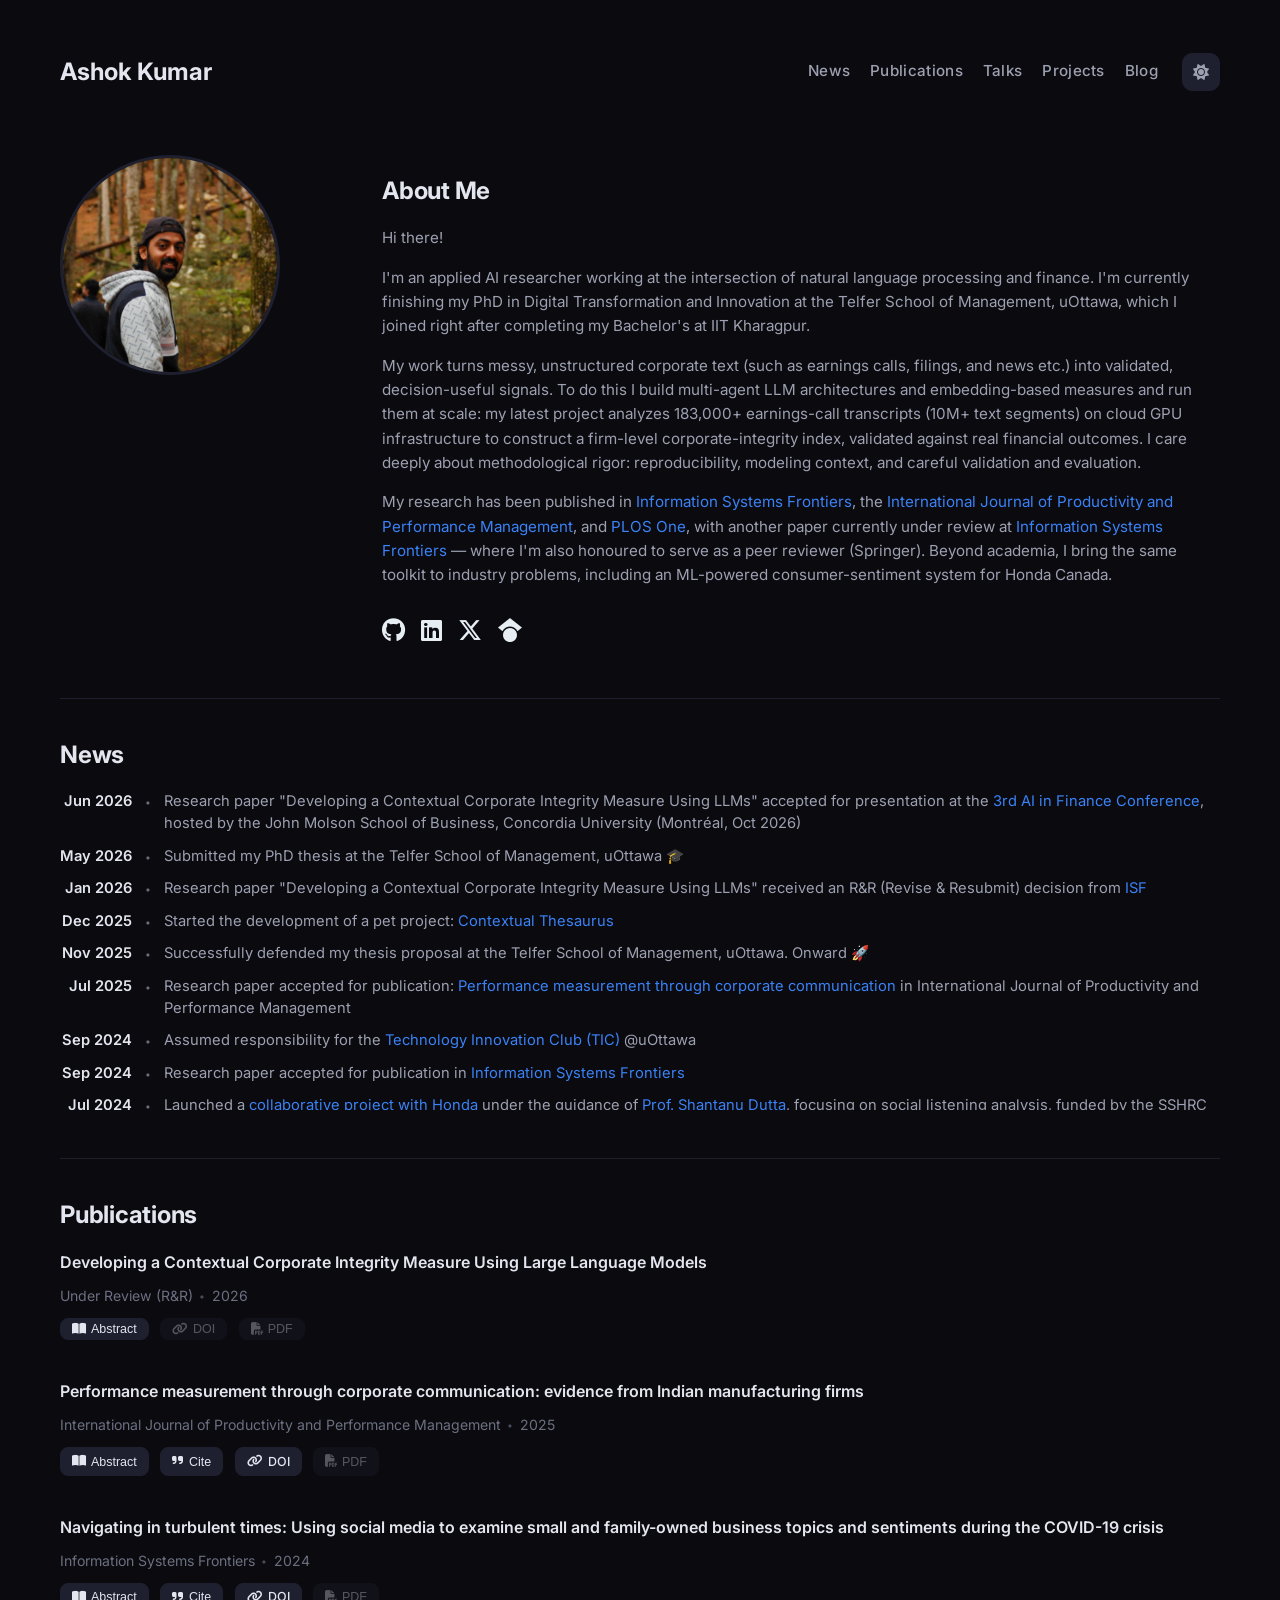
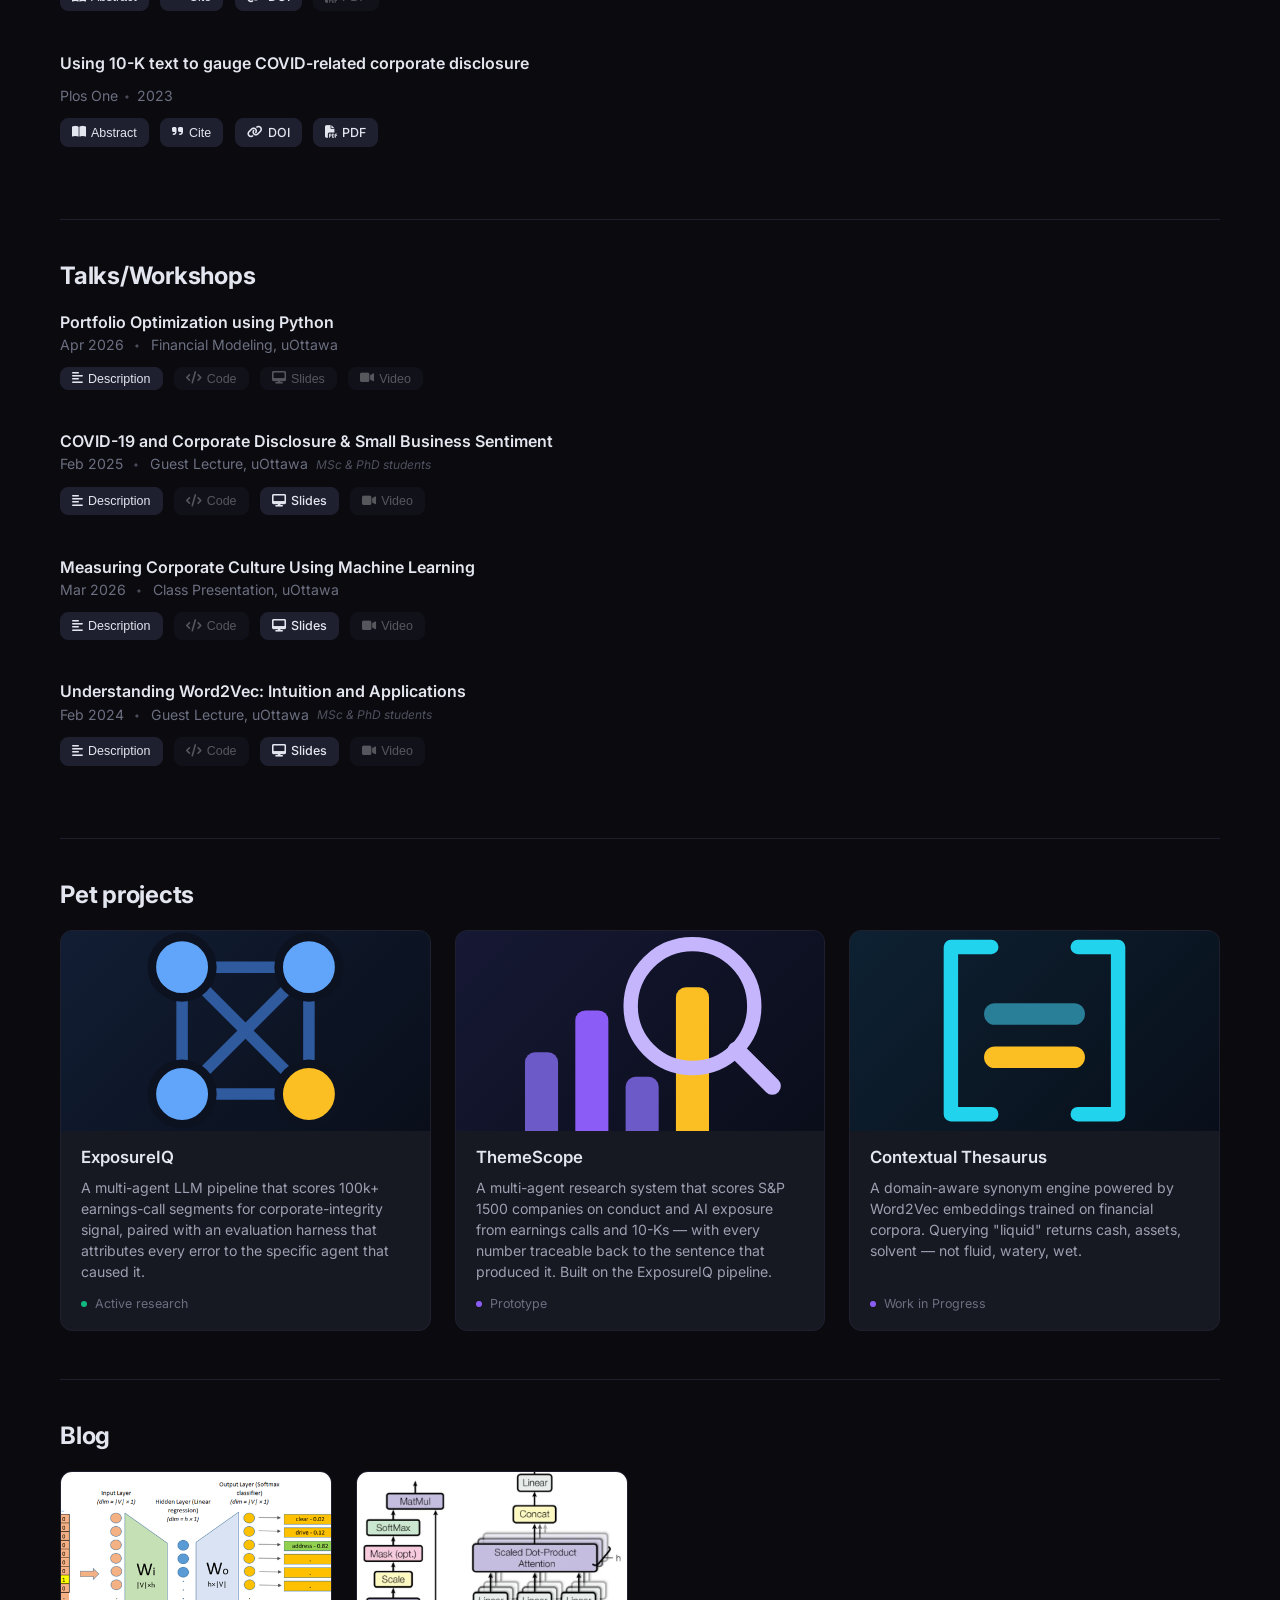
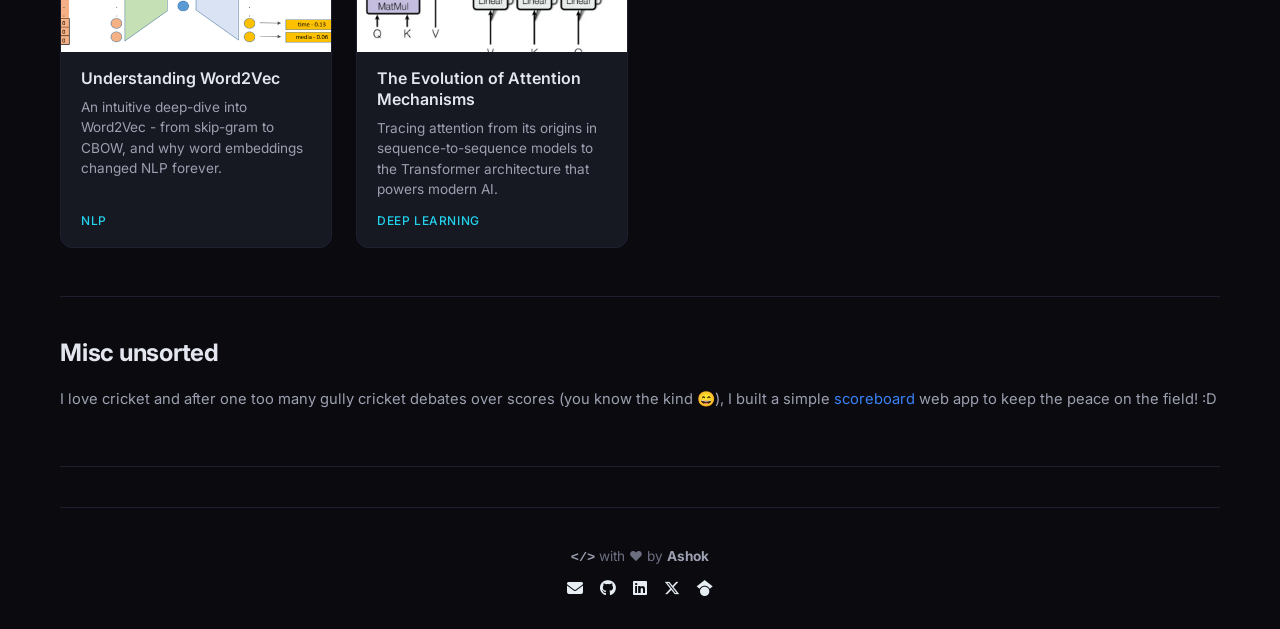
<file: index.html>
<!DOCTYPE html>
<html lang="en" data-theme="dark">
<head>
    <meta charset="UTF-8">
    <meta name="viewport" content="width=device-width, initial-scale=1.0">
    <script>
        // Apply saved theme before first paint to avoid a flash of the wrong theme
        (function () {
            var t = localStorage.getItem('theme');
            if (t) document.documentElement.setAttribute('data-theme', t);
        })();
    </script>
    <title>Ashok Kumar</title>
    <meta name="description" content="Applied AI researcher working at the intersection of natural language processing and finance — PhD candidate at the Telfer School of Management, University of Ottawa.">
    <meta name="author" content="Ashok Kumar">
    <link rel="canonical" href="https://ashoknimiwal.github.io/">
    <!-- Open Graph -->
    <meta property="og:type" content="website">
    <meta property="og:title" content="Ashok Kumar">
    <meta property="og:description" content="Applied AI researcher at the intersection of NLP and finance — PhD candidate, University of Ottawa.">
    <meta property="og:image" content="https://ashoknimiwal.github.io/images/profile.jpg">
    <meta property="og:url" content="https://ashoknimiwal.github.io/">
    <!-- Twitter -->
    <meta name="twitter:card" content="summary">
    <meta name="twitter:title" content="Ashok Kumar">
    <meta name="twitter:description" content="Applied AI researcher at the intersection of NLP and finance — PhD candidate, University of Ottawa.">
    <meta name="twitter:image" content="https://ashoknimiwal.github.io/images/profile.jpg">
    <link rel="stylesheet" href="styles.css">
    <link rel="stylesheet" href="https://cdnjs.cloudflare.com/ajax/libs/font-awesome/6.5.1/css/all.min.css">
    <link rel="icon" href="images/icons/icon-6.png" type="image/x-icon">
    <link rel="shortcut icon" href="images/icons/icon-6.png" type="image/x-icon">
    <link rel="preconnect" href="https://fonts.googleapis.com">
    <link rel="preconnect" href="https://fonts.gstatic.com" crossorigin>
    <link rel="stylesheet" href="font.css">
</head>
<body>
    <!-- Header and Navigation -->
    <header>
        <h2><a href="#" id="home-link">Ashok Kumar</a></h2>
        <nav>
            <ul>
                <li><a href="#news">News</a></li>
                <li><a href="#publications">Publications</a></li>
                <li><a href="#talks">Talks</a></li>
                <li><a href="#projects">Projects</a></li>
                <li><a href="#blog">Blog</a></li>
            </ul>
            <button class="theme-toggle" id="theme-toggle" aria-label="Toggle theme">
                <i class="fas fa-moon"></i>
            </button>
        </nav>
    </header>

    <main>
        <!-- About Me Section — populated from api/about.json -->
        <section id="about">
            <div class="profile-container" id="about-profile">
                <!-- Profile pic populated dynamically -->
            </div>
            <div class="about-content" id="about-content">
                <!-- Content populated dynamically -->
            </div>
        </section>

        <!-- News Section -->
        <section id="news">
            <h2>News</h2>
            <div id="news-container">
                <!-- News items will be dynamically added here -->
            </div>
        </section>

        <!-- Publications Section -->
        <section id="publications">
            <h2>Publications</h2>
            <div id="publications-container">
                <!-- Publications will be dynamically added here -->
            </div>
        </section>

        <!-- Talks Section -->
        <section id="talks">
            <h2>Talks/Workshops</h2>
            <div id="talks-container">
                <!-- Talks will be dynamically added here -->
            </div>
        </section>

        <!-- Projects Section -->
        <section id="projects">
            <h2>Pet projects</h2>
            <div id="projects-container" class="project-grid">
                <!-- Projects will be dynamically added here -->
            </div>
        </section>

        <!-- Blog Section -->
        <section id="blog">
            <h2>Blog</h2>
            <div id="blogPosts-container" class="blog-grid">
                <!-- Blog posts will be dynamically added here -->
            </div>
        </section>

        <!-- Miscellaneous Section -->
        <section id="miscellaneous">
            <h2>Misc unsorted</h2>
            <ul id="miscellaneous-container">
                <!-- Miscellaneous items will be dynamically added here -->
            </ul>
        </section>
    </main>

    <footer>
        <div class="footer-content">
            <div class="footer-signature">
                <p>
                    <span class="code-tag">&lt;/&gt;</span>
                    <span class="normal">with</span>
                    <span class="heart">&#10084;&#65039;</span>
                    <span class="normal">by</span>
                    <span class="bold">Ashok</span>
                </p>
                <div class="social-icons">
                    <a id="email-button" href="#" aria-label="Email"><i class="fas fa-envelope"></i></a>
                    <a href="https://github.com/ashoknimiwal" target="_blank" rel="noopener noreferrer" aria-label="GitHub"><i class="fab fa-github"></i></a>
                    <a href="https://in.linkedin.com/in/ashok-kumar-81b450197" target="_blank" rel="noopener noreferrer" aria-label="LinkedIn"><i class="fab fa-linkedin"></i></a>
                    <a href="https://x.com/nimiwal_ashok" target="_blank" rel="noopener noreferrer" aria-label="X"><i class="fab fa-x-twitter"></i></a>
                    <a href="https://scholar.google.ca/citations?hl=en&authuser=1&user=gGUCRcUAAAAJ" target="_blank" rel="noopener noreferrer" aria-label="Google Scholar"><i class="fab fa-google-scholar"></i></a>
                </div>
            </div>
        </div>
    </footer>

    <script src="script.js"></script>
</body>
</html>
</file>
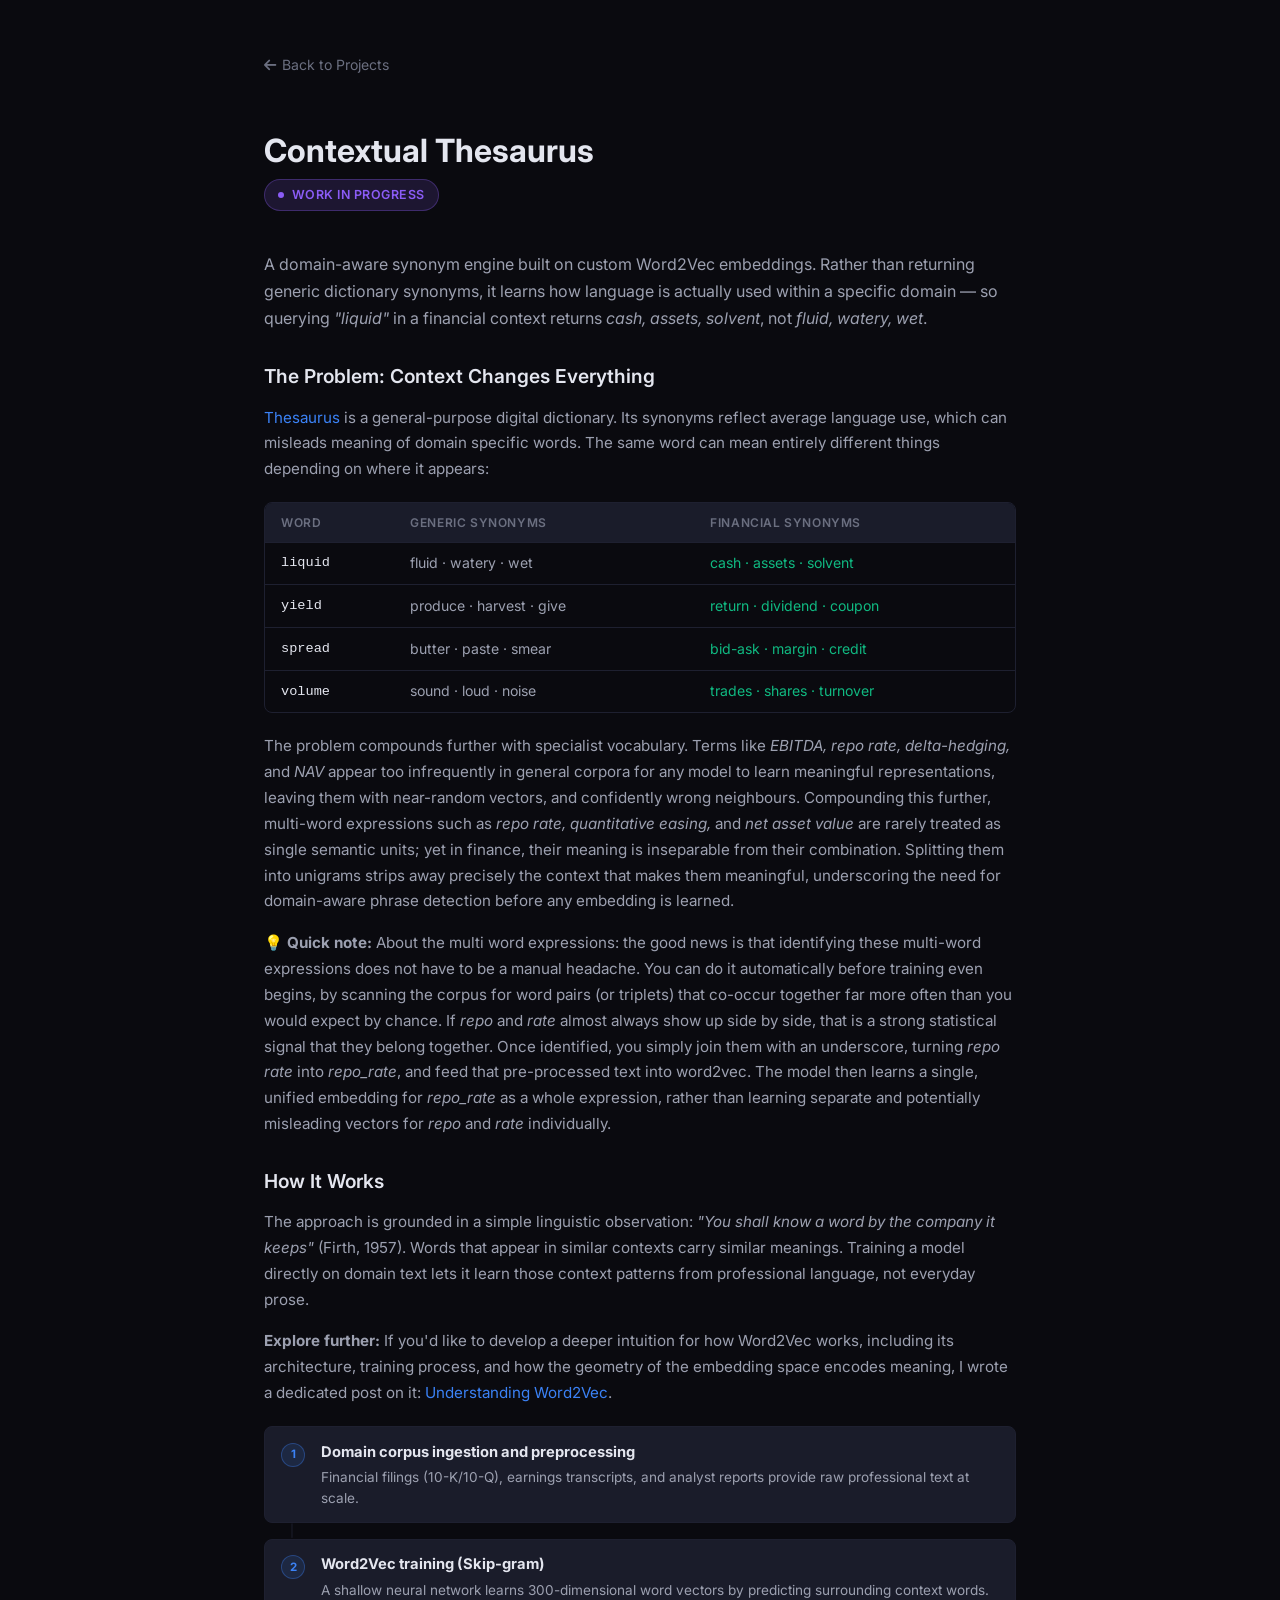
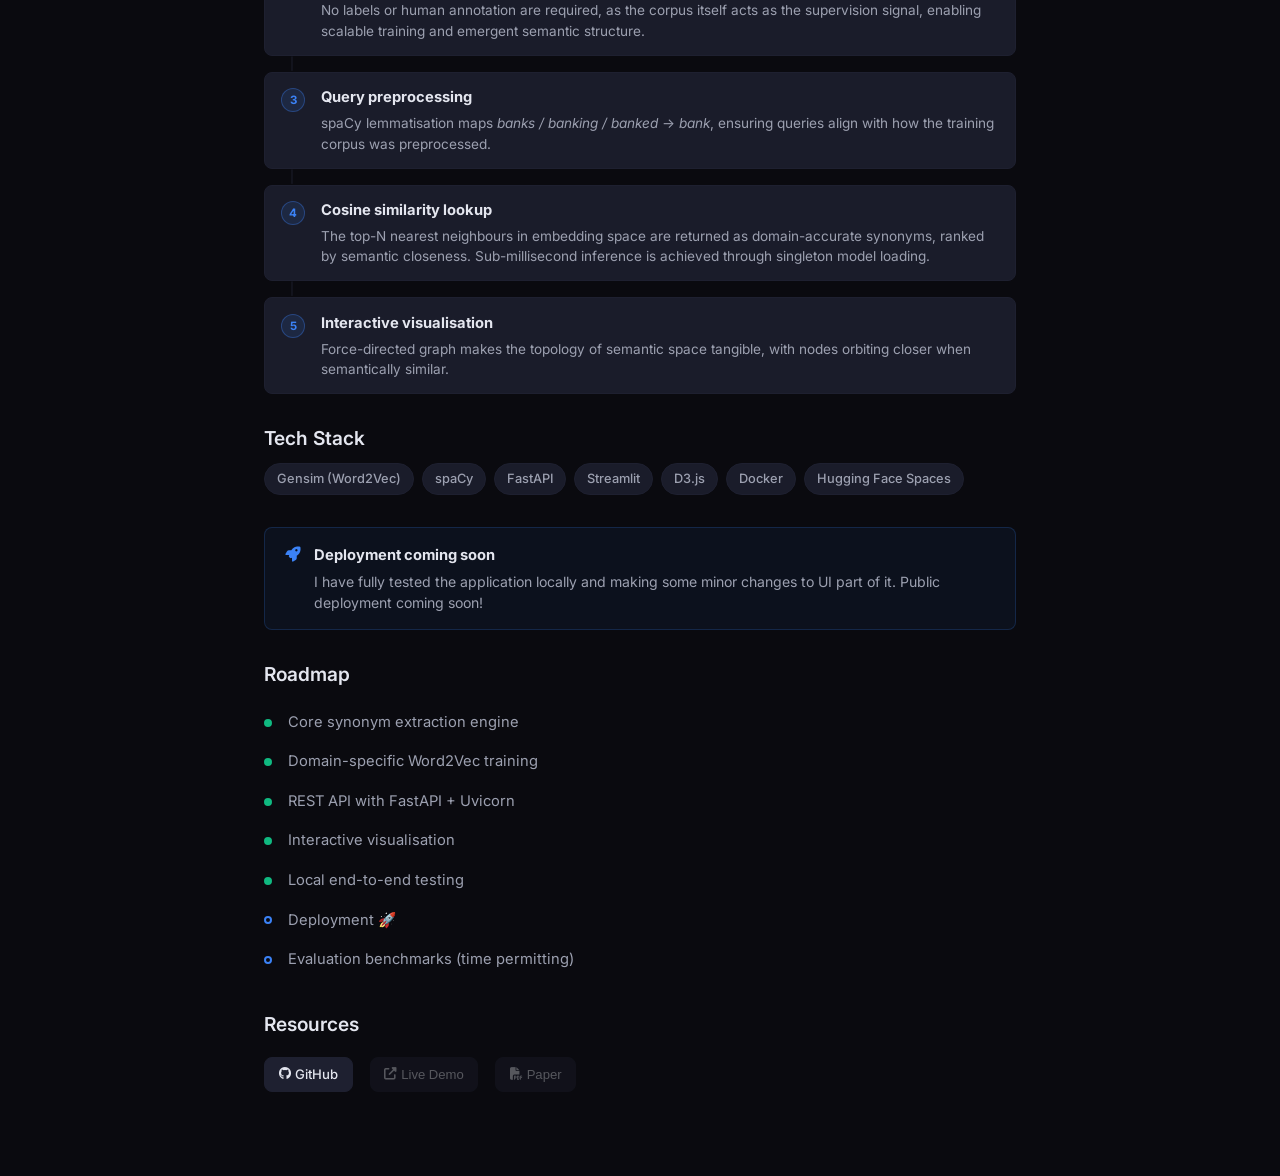
<file: projects/contextual-thesaurus.html>
<!DOCTYPE html>
<html lang="en" data-theme="dark">
<head>
    <meta charset="UTF-8">
    <meta name="viewport" content="width=device-width, initial-scale=1.0">
    <script>
        // Apply saved theme before first paint to avoid a flash of the wrong theme
        (function () {
            var t = localStorage.getItem('theme');
            if (t) document.documentElement.setAttribute('data-theme', t);
        })();
    </script>
    <title>Contextual Thesaurus — Ashok Kumar</title>
    <meta name="description" content="A domain-aware synonym engine built on custom Word2Vec embeddings — it learns how language is actually used within a specific domain instead of returning generic dictionary synonyms.">
    <link rel="canonical" href="https://ashoknimiwal.github.io/projects/contextual-thesaurus.html">
    <!-- Open Graph -->
    <meta property="og:type" content="article">
    <meta property="og:title" content="Contextual Thesaurus">
    <meta property="og:description" content="A domain-aware synonym engine built on custom Word2Vec embeddings — it learns how language is actually used within a specific domain.">
    <meta property="og:image" content="https://ashoknimiwal.github.io/images/profile.jpg">
    <meta property="og:url" content="https://ashoknimiwal.github.io/projects/contextual-thesaurus.html">
    <meta name="twitter:card" content="summary">
    <link rel="stylesheet" href="../styles.css">
    <link rel="stylesheet" href="https://cdnjs.cloudflare.com/ajax/libs/font-awesome/6.5.1/css/all.min.css">
    <link rel="icon" href="../images/icons/icon-6.png" type="image/x-icon">
    <link rel="preconnect" href="https://fonts.googleapis.com">
    <link rel="preconnect" href="https://fonts.gstatic.com" crossorigin>
    <link rel="stylesheet" href="../font.css">
</head>
<body>
    <div class="project-page">
        <a href="../index.html#projects" class="back-link">
            <i class="fas fa-arrow-left"></i> Back to Projects
        </a>

        <h1>Contextual Thesaurus</h1>

        <div class="project-status">
            <span class="status-dot wip"></span>
            Work in Progress
        </div>

        <div class="project-description">
            <p>
                A domain-aware synonym engine built on custom Word2Vec embeddings. Rather than returning
                generic dictionary synonyms, it learns how language is actually used within a specific
                domain — so querying <em>"liquid"</em> in a financial context returns
                <em>cash, assets, solvent</em>, not <em>fluid, watery, wet</em>.
            </p>
        </div>

        <!-- The Problem -->
        <div class="project-section">
            <h2>The Problem: Context Changes Everything</h2>
            <p class="section-text">
                <a href="https://www.thesaurus.com/" target="_blank" rel="noopener noreferrer">Thesaurus</a> is a general-purpose digital dictionary.
                Its synonyms reflect average language use, which can misleads meaning of domain specific words.
                The same word can mean entirely different things depending on where it appears:
            </p>

            <div class="comparison-table-wrap">
                <table class="comparison-table">
                    <thead>
                        <tr>
                            <th>Word</th>
                            <th>Generic synonyms</th>
                            <th>Financial synonyms</th>
                        </tr>
                    </thead>
                    <tbody>
                        <tr>
                            <td>liquid</td>
                            <td>fluid · watery · wet</td>
                            <td>cash · assets · solvent</td>
                        </tr>
                        <tr>
                            <td>yield</td>
                            <td>produce · harvest · give</td>
                            <td>return · dividend · coupon</td>
                        </tr>
                        <tr>
                            <td>spread</td>
                            <td>butter · paste · smear</td>
                            <td>bid-ask · margin · credit</td>
                        </tr>
                        <tr>
                            <td>volume</td>
                            <td>sound · loud · noise</td>
                            <td>trades · shares · turnover</td>
                        </tr>
                    </tbody>
                </table>
            </div>

            <p class="section-text">
                The problem compounds further with specialist vocabulary. Terms like
                <em>EBITDA, repo rate, delta-hedging,</em> and <em>NAV</em> appear too
                infrequently in general corpora for any model to learn meaningful representations,
                leaving them with near-random vectors, and confidently wrong neighbours. 
                Compounding this further, multi-word expressions such as <em>repo rate, 
                quantitative easing,</em> and <em>net asset value</em> are rarely treated 
                as single semantic units; yet in finance, their meaning is inseparable 
                from their combination. Splitting them into unigrams strips away precisely 
                the context that makes them meaningful, underscoring the need for 
                domain-aware phrase detection before any embedding is learned.
            </p>
            <aside class="section-text">
                💡 <strong>Quick note:</strong> About the multi word expressions: the good news is that identifying these 
                multi-word expressions does not have to be a manual headache. You can do 
                it automatically before training even begins, by scanning the corpus 
                for word pairs (or triplets) that co-occur together far more often than 
                you would expect by chance. If <em>repo</em> and <em>rate</em> almost 
                always show up side by side, that is a strong statistical signal that they 
                belong together. Once identified, you simply join them with an underscore, 
                turning <em>repo rate</em> into <em>repo_rate</em>, and feed that 
                pre-processed text into word2vec. The model then learns a single, unified 
                embedding for <em>repo_rate</em> as a whole expression, rather than 
                learning separate and potentially misleading vectors for <em>repo</em> 
                and <em>rate</em> individually.
            </aside>
        </div>

        <!-- How It Works -->
<div class="project-section">
    <h2>How It Works</h2>
    <p class="section-text">
        The approach is grounded in a simple linguistic observation:
        <em>"You shall know a word by the company it keeps"</em> (Firth, 1957).
        Words that appear in similar contexts carry similar meanings. Training a model
        directly on domain text lets it learn those context patterns from professional
        language, not everyday prose.
    </p>
    <p class="section-text">
        <strong>Explore further: </strong>If you'd like to develop a deeper intuition for how Word2Vec works, including its architecture,
        training process, and how the geometry of the embedding space encodes meaning, I wrote a dedicated post on it:
        <a href="../blogs/post.html?post=word2vec" target="_blank" rel="noopener noreferrer">Understanding Word2Vec</a>.
    </p>
    
    <div class="pipeline-steps">
        <div class="pipeline-step">
            <div class="step-num">1</div>
            <div class="pipeline-step-inner">
                <strong>Domain corpus ingestion and preprocessing</strong>
                <span>Financial filings (10-K/10-Q), earnings transcripts, and analyst 
                reports provide raw professional text at scale.</span>
            </div>
        </div>
        <div class="pipeline-connector">|</div>
        <div class="pipeline-step">
            <div class="step-num">2</div>
            <div class="pipeline-step-inner">
                <strong>Word2Vec training (Skip-gram)</strong>
                <span>A shallow neural network learns 300-dimensional word vectors by 
                predicting surrounding context words. No labels or human annotation are 
                required, as the corpus itself acts as the supervision signal, enabling 
                scalable training and emergent semantic structure.</span>
            </div>
        </div>
        <div class="pipeline-connector">|</div>
        <div class="pipeline-step">
            <div class="step-num">3</div>
            <div class="pipeline-step-inner">
                <strong>Query preprocessing</strong>
                <span>spaCy lemmatisation maps <em>banks / banking / banked</em> -> 
                <em>bank</em>, ensuring queries align with how the training corpus 
                was preprocessed.</span>
            </div>
        </div>
        <div class="pipeline-connector">|</div>
        <div class="pipeline-step">
            <div class="step-num">4</div>
            <div class="pipeline-step-inner">
                <strong>Cosine similarity lookup</strong>
                <span>The top-N nearest neighbours in embedding space are returned as 
                domain-accurate synonyms, ranked by semantic closeness. Sub-millisecond 
                inference is achieved through singleton model loading.</span>
            </div>
        </div>
        <div class="pipeline-connector">|</div>
        <div class="pipeline-step">
            <div class="step-num">5</div>
            <div class="pipeline-step-inner">
                <strong>Interactive visualisation</strong>
                <span>Force-directed graph makes the topology of semantic space 
                tangible, with nodes orbiting closer when semantically similar.
                </span>
            </div>
        </div>
    </div>
</div>

        <!-- Tech Stack -->
        <div class="project-section">
            <h2>Tech Stack</h2>
            <div class="tech-tags">
                <span class="tech-tag">Gensim (Word2Vec)</span>
                <span class="tech-tag">spaCy</span>
                <span class="tech-tag">FastAPI</span>
                <span class="tech-tag">Streamlit</span>
                <span class="tech-tag">D3.js</span>
                <span class="tech-tag">Docker</span>
                <span class="tech-tag">Hugging Face Spaces</span>
            </div>
        </div>

        <!-- Deployment Note -->
        <div class="project-section">
            <div class="deployment-callout">
                <i class="fas fa-rocket"></i>
                <div class="deployment-callout-body">
                    <strong>Deployment coming soon</strong>
                    <span>I have fully tested the application locally and making some minor changes to UI part of it. Public deployment coming soon!</span>
                </div>
            </div>
        </div>

        <!-- Roadmap -->
        <div class="project-section">
            <h2>Roadmap</h2>
            <ul class="roadmap-list">
                <li class="done">Core synonym extraction engine</li>
                <li class="done">Domain-specific Word2Vec training</li>
                <li class="done">REST API with FastAPI + Uvicorn</li>
                <li class="done">Interactive visualisation</li>
                <li class="done">Local end-to-end testing</li>
                <li>Deployment 🚀</li>
                <li>Evaluation benchmarks (time permitting)</li>
            </ul>
        </div>

        <!-- Resources -->
        <div class="project-section">
            <h2>Resources</h2>
            <div class="resource-links">
                <a href="https://github.com/ashoknimiwal/contextual-thesaurus" class="btn" target="_blank" rel="noopener noreferrer">
                    <i class="fab fa-github"></i> GitHub
                </a>
                <button class="btn inactive" disabled title="Coming soon on Hugging Face Spaces">
                    <i class="fas fa-external-link-alt"></i> Live Demo
                </button>
                <button class="btn inactive" disabled>
                    <i class="fas fa-file-pdf"></i> Paper
                </button>
            </div>
        </div>
    </div>
</body>
</html>
</file>
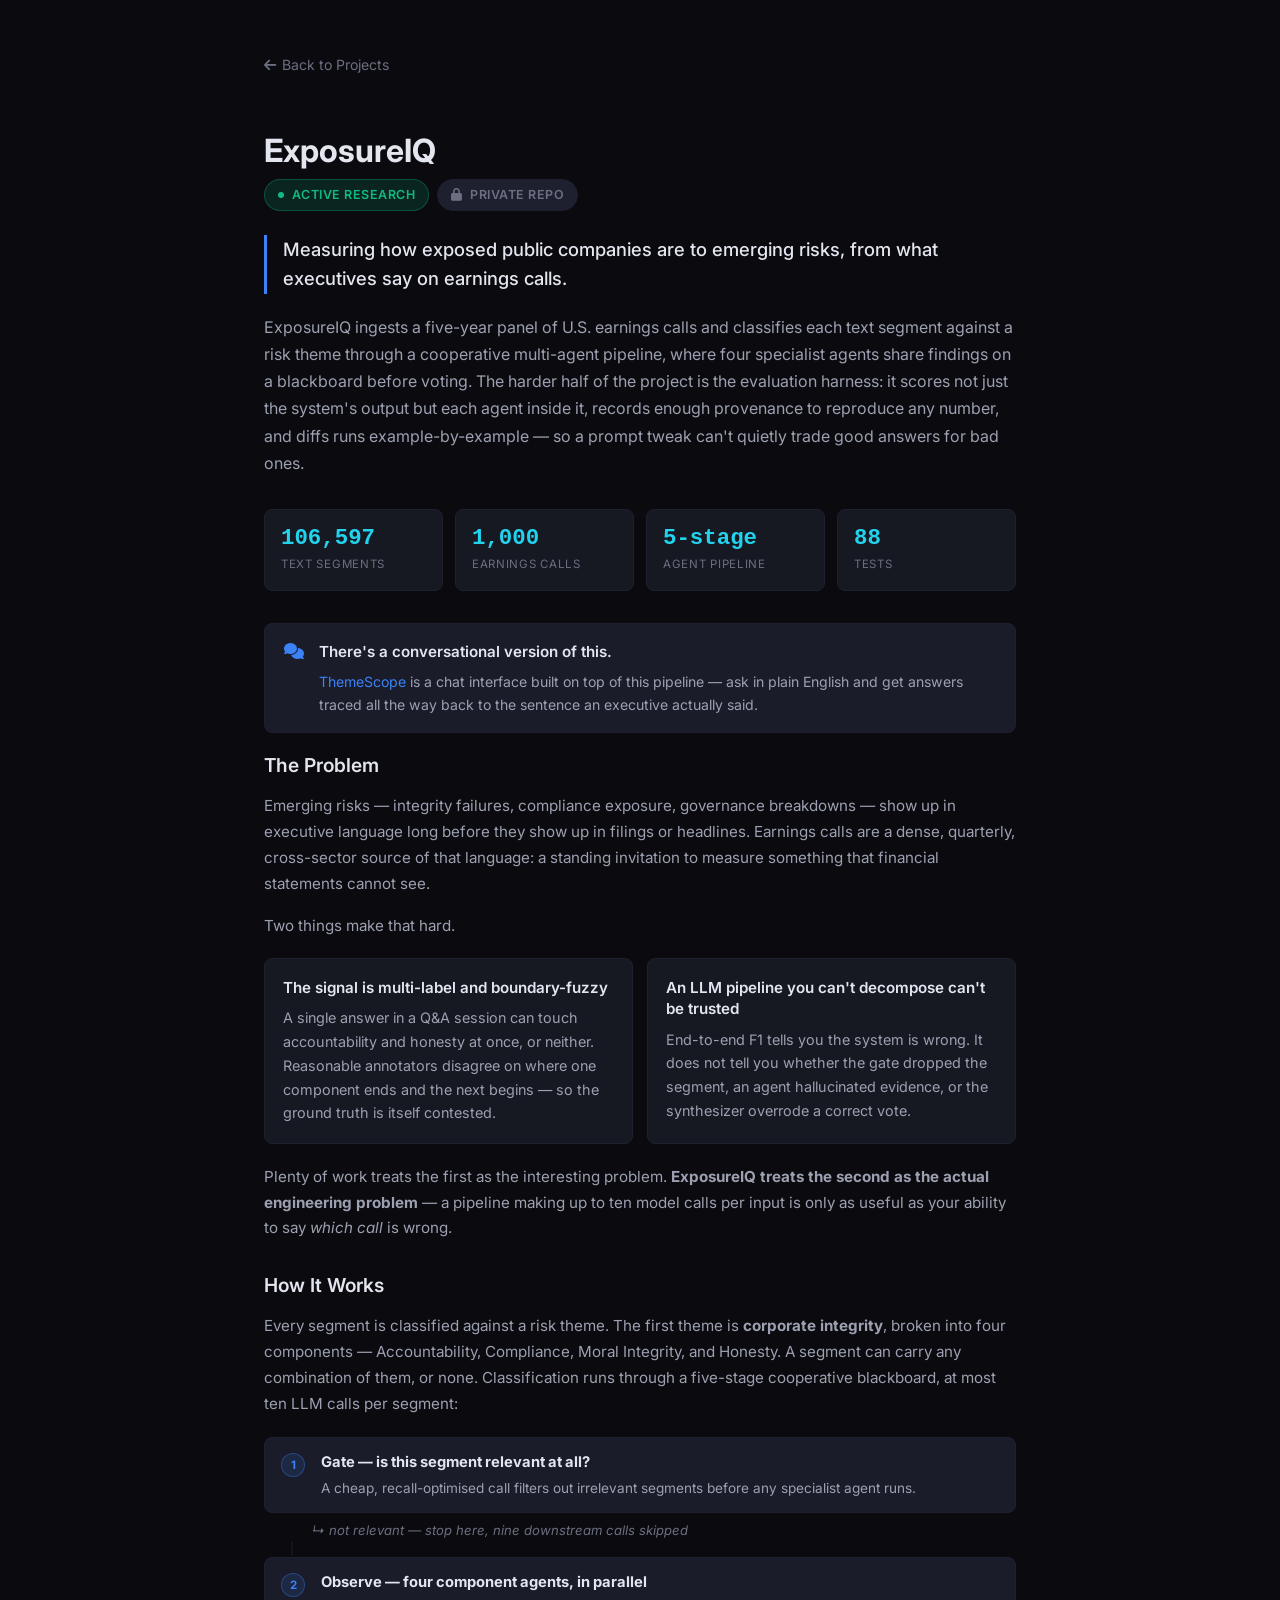
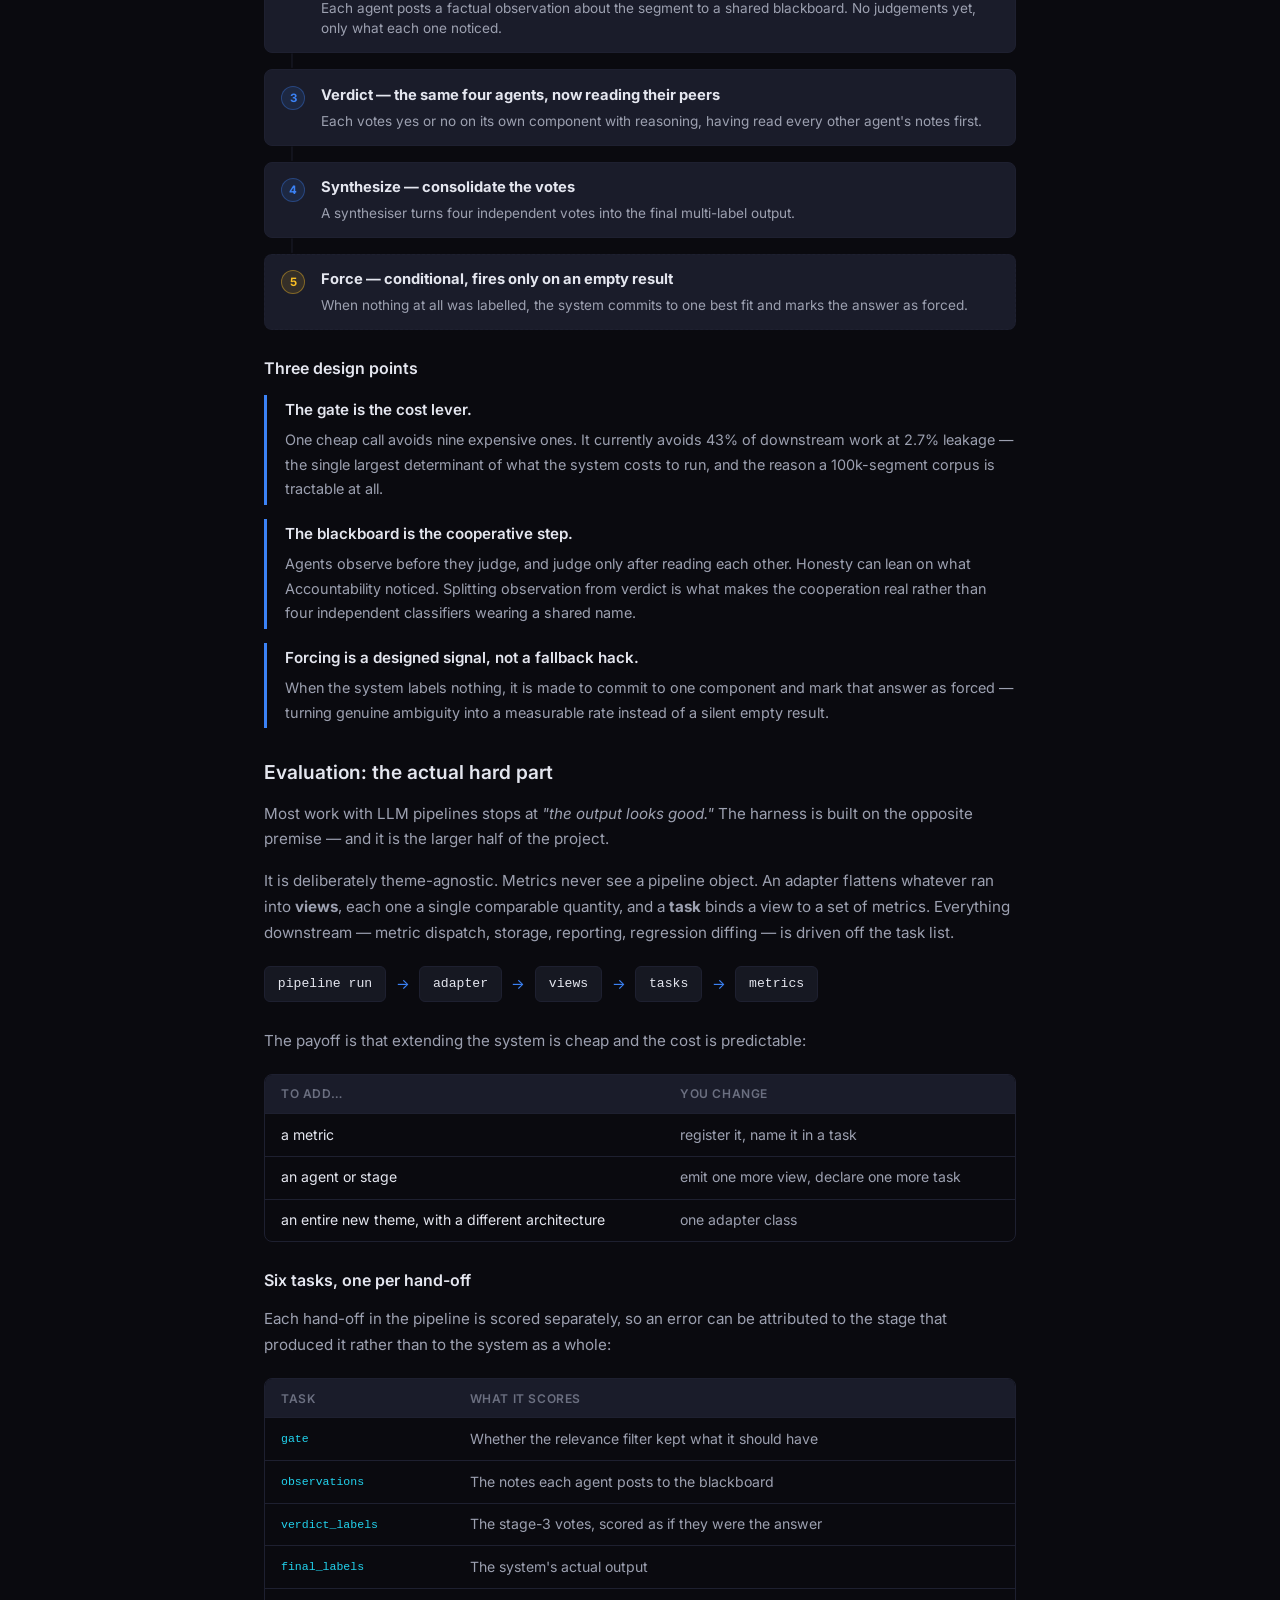
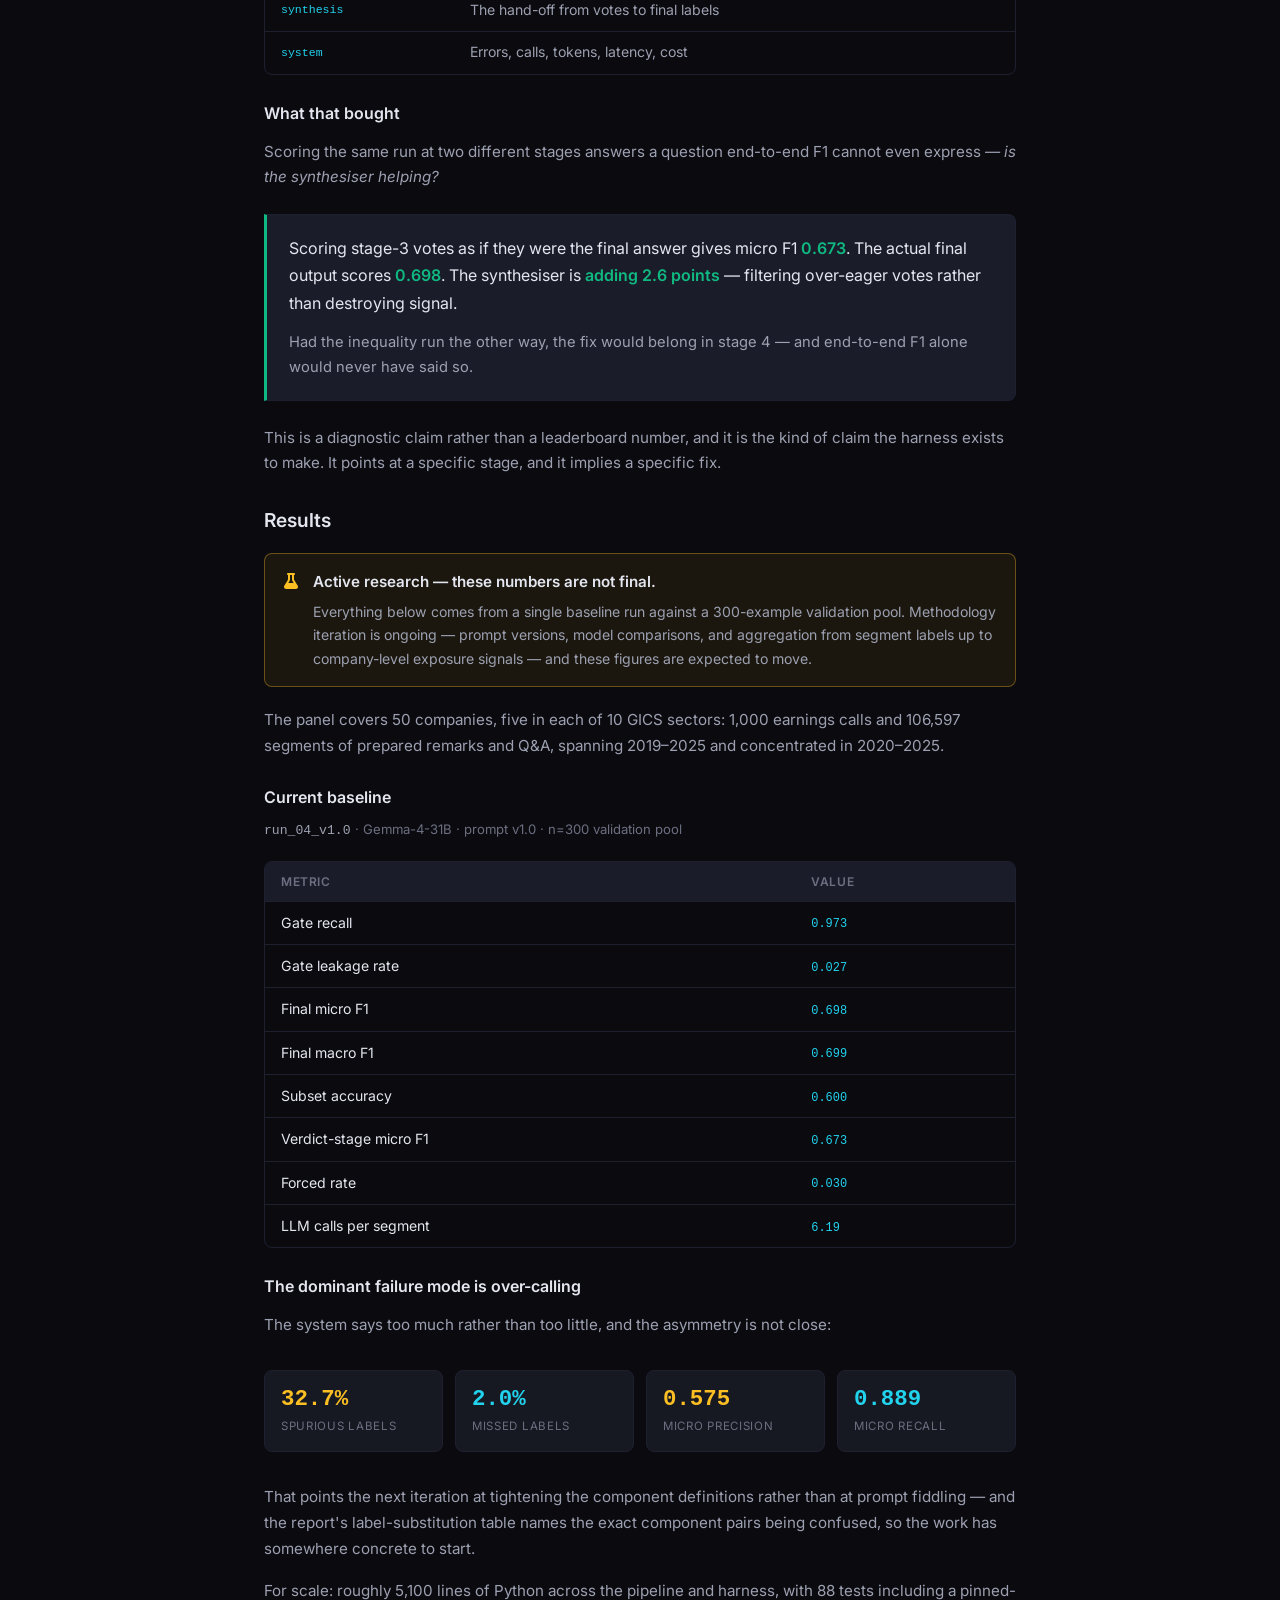
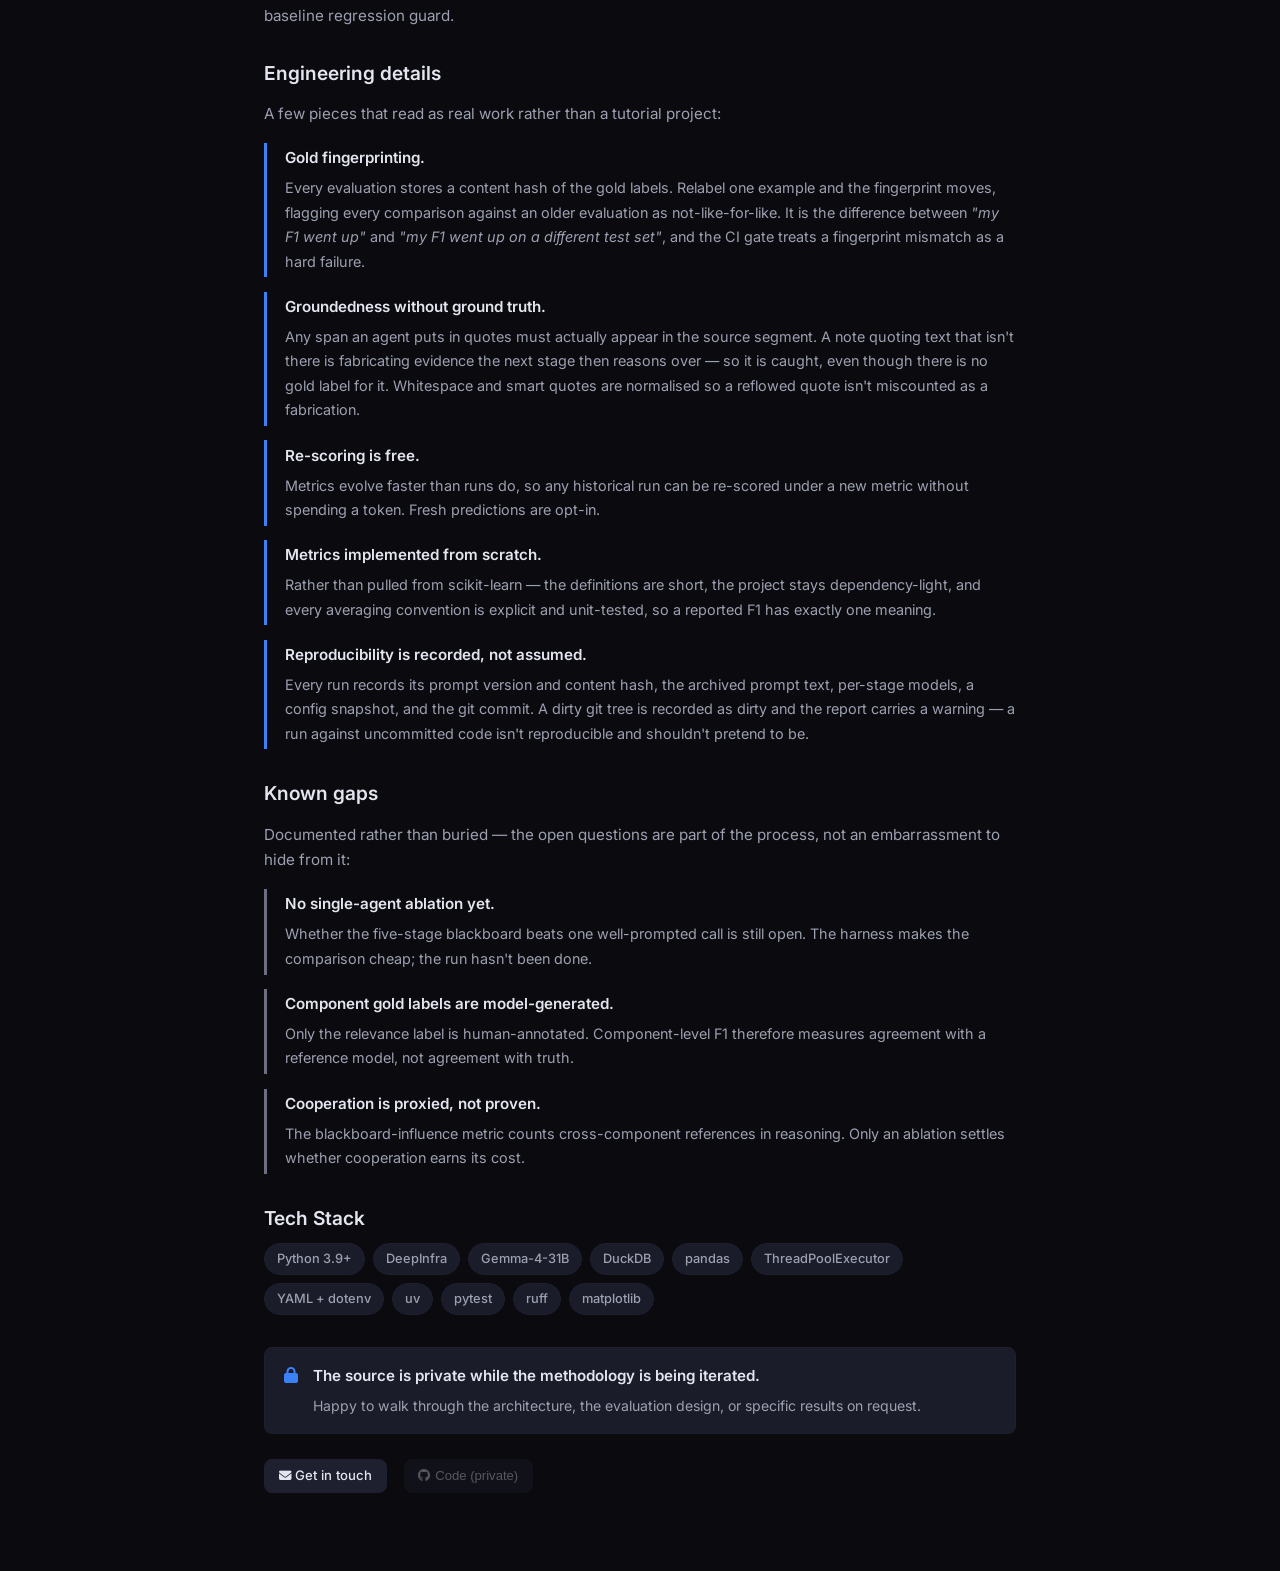
<file: projects/exposureiq.html>
<!DOCTYPE html>
<html lang="en" data-theme="dark">
<head>
    <meta charset="UTF-8">
    <meta name="viewport" content="width=device-width, initial-scale=1.0">
    <script>
        // Apply saved theme before first paint to avoid a flash of the wrong theme
        (function () {
            var t = localStorage.getItem('theme');
            if (t) document.documentElement.setAttribute('data-theme', t);
        })();
    </script>
    <title>ExposureIQ — Emerging-Risk Signals from Earnings Calls</title>
    <meta name="description" content="A multi-agent LLM pipeline that scores 106,000+ earnings-call segments for corporate-integrity risk exposure, with a research-grade evaluation harness that attributes every error to the agent that caused it.">
    <link rel="canonical" href="https://ashoknimiwal.github.io/projects/exposureiq.html">
    <!-- Open Graph -->
    <meta property="og:type" content="article">
    <meta property="og:title" content="ExposureIQ — Emerging-Risk Signals from Earnings Calls">
    <meta property="og:description" content="A multi-agent LLM pipeline that scores 106,000+ earnings-call segments for corporate-integrity risk, with an evaluation harness that attributes every error to the agent that caused it.">
    <meta property="og:image" content="https://ashoknimiwal.github.io/images/profile.jpg">
    <meta property="og:url" content="https://ashoknimiwal.github.io/projects/exposureiq.html">
    <meta name="twitter:card" content="summary">
    <link rel="stylesheet" href="../styles.css">
    <link rel="stylesheet" href="https://cdnjs.cloudflare.com/ajax/libs/font-awesome/6.5.1/css/all.min.css">
    <link rel="icon" href="../images/icons/icon-6.png" type="image/x-icon">
    <link rel="preconnect" href="https://fonts.googleapis.com">
    <link rel="preconnect" href="https://fonts.gstatic.com" crossorigin>
    <link rel="stylesheet" href="../font.css">
</head>
<body>
    <div class="project-page">
        <a href="../index.html#projects" class="back-link">
            <i class="fas fa-arrow-left"></i> Back to Projects
        </a>

        <h1>ExposureIQ</h1>

        <div class="project-badges">
            <span class="project-status active">
                <span class="status-dot"></span>
                Active research
            </span>
            <span class="project-status neutral">
                <i class="fas fa-lock"></i>
                Private repo
            </span>
        </div>

        <p class="project-lead">
            Measuring how exposed public companies are to emerging risks, from what
            executives say on earnings calls.
        </p>

        <div class="project-description">
            <p>
                ExposureIQ ingests a five-year panel of U.S. earnings calls and classifies each
                text segment against a risk theme through a cooperative multi-agent pipeline,
                where four specialist agents share findings on a blackboard before voting. The
                harder half of the project is the evaluation harness: it scores not just the
                system's output but each agent inside it, records enough provenance to reproduce
                any number, and diffs runs example-by-example — so a prompt tweak can't quietly
                trade good answers for bad ones.
            </p>
        </div>

        <div class="stat-tiles">
            <div class="stat-tile">
                <span class="stat-value">106,597</span>
                <span class="stat-label">Text segments</span>
            </div>
            <div class="stat-tile">
                <span class="stat-value">1,000</span>
                <span class="stat-label">Earnings calls</span>
            </div>
            <div class="stat-tile">
                <span class="stat-value">5-stage</span>
                <span class="stat-label">Agent pipeline</span>
            </div>
            <div class="stat-tile">
                <span class="stat-value">88</span>
                <span class="stat-label">Tests</span>
            </div>
        </div>

        <div class="callout">
            <i class="fas fa-comments"></i>
            <div class="callout-body">
                <strong>There's a conversational version of this.</strong>
                <span>
                    <a href="themescope.html">ThemeScope</a> is a chat interface built on top of
                    this pipeline — ask in plain English and get answers traced all the way back to
                    the sentence an executive actually said.
                </span>
            </div>
        </div>

        <!-- The Problem -->
        <div class="project-section">
            <h2>The Problem</h2>
            <p class="section-text">
                Emerging risks — integrity failures, compliance exposure, governance breakdowns —
                show up in executive language long before they show up in filings or headlines.
                Earnings calls are a dense, quarterly, cross-sector source of that language: a
                standing invitation to measure something that financial statements cannot see.
            </p>
            <p class="section-text">
                Two things make that hard.
            </p>

            <div class="point-grid">
                <div class="point-card">
                    <strong>The signal is multi-label and boundary-fuzzy</strong>
                    <span>
                        A single answer in a Q&amp;A session can touch accountability and honesty
                        at once, or neither. Reasonable annotators disagree on where one component
                        ends and the next begins — so the ground truth is itself contested.
                    </span>
                </div>
                <div class="point-card">
                    <strong>An LLM pipeline you can't decompose can't be trusted</strong>
                    <span>
                        End-to-end F1 tells you the system is wrong. It does not tell you whether
                        the gate dropped the segment, an agent hallucinated evidence, or the
                        synthesizer overrode a correct vote.
                    </span>
                </div>
            </div>

            <p class="section-text">
                Plenty of work treats the first as the interesting problem.
                <strong>ExposureIQ treats the second as the actual engineering problem</strong> —
                a pipeline making up to ten model calls per input is only as useful as your
                ability to say <em>which call</em> is wrong.
            </p>
        </div>

        <!-- How It Works -->
        <div class="project-section">
            <h2>How It Works</h2>
            <p class="section-text">
                Every segment is classified against a risk theme. The first theme is
                <strong>corporate integrity</strong>, broken into four components —
                Accountability, Compliance, Moral Integrity, and Honesty. A segment can carry any
                combination of them, or none. Classification runs through a five-stage cooperative
                blackboard, at most ten LLM calls per segment:
            </p>

            <div class="pipeline-steps">
                <div class="pipeline-step">
                    <div class="step-num">1</div>
                    <div class="pipeline-step-inner">
                        <strong>Gate — is this segment relevant at all?</strong>
                        <span>A cheap, recall-optimised call filters out irrelevant segments
                        before any specialist agent runs.</span>
                    </div>
                </div>
                <div class="pipeline-branch">&#8627; not relevant — stop here, nine downstream calls skipped</div>
                <div class="pipeline-connector">|</div>

                <div class="pipeline-step">
                    <div class="step-num">2</div>
                    <div class="pipeline-step-inner">
                        <strong>Observe — four component agents, in parallel</strong>
                        <span>Each agent posts a factual observation about the segment to a shared
                        blackboard. No judgements yet, only what each one noticed.</span>
                    </div>
                </div>
                <div class="pipeline-connector">|</div>

                <div class="pipeline-step">
                    <div class="step-num">3</div>
                    <div class="pipeline-step-inner">
                        <strong>Verdict — the same four agents, now reading their peers</strong>
                        <span>Each votes yes or no on its own component with reasoning, having
                        read every other agent's notes first.</span>
                    </div>
                </div>
                <div class="pipeline-connector">|</div>

                <div class="pipeline-step">
                    <div class="step-num">4</div>
                    <div class="pipeline-step-inner">
                        <strong>Synthesize — consolidate the votes</strong>
                        <span>A synthesiser turns four independent votes into the final
                        multi-label output.</span>
                    </div>
                </div>
                <div class="pipeline-connector">|</div>

                <div class="pipeline-step conditional">
                    <div class="step-num">5</div>
                    <div class="pipeline-step-inner">
                        <strong>Force — conditional, fires only on an empty result</strong>
                        <span>When nothing at all was labelled, the system commits to one best fit
                        and marks the answer as forced.</span>
                    </div>
                </div>
            </div>

            <h3 class="subsection-heading">Three design points</h3>

            <div class="note-list">
                <div class="note-item">
                    <strong>The gate is the cost lever.</strong>
                    <span>
                        One cheap call avoids nine expensive ones. It currently avoids 43% of
                        downstream work at 2.7% leakage — the single largest determinant of what
                        the system costs to run, and the reason a 100k-segment corpus is tractable
                        at all.
                    </span>
                </div>
                <div class="note-item">
                    <strong>The blackboard is the cooperative step.</strong>
                    <span>
                        Agents observe before they judge, and judge only after reading each other.
                        Honesty can lean on what Accountability noticed. Splitting observation from
                        verdict is what makes the cooperation real rather than four independent
                        classifiers wearing a shared name.
                    </span>
                </div>
                <div class="note-item">
                    <strong>Forcing is a designed signal, not a fallback hack.</strong>
                    <span>
                        When the system labels nothing, it is made to commit to one component and
                        mark that answer as forced — turning genuine ambiguity into a measurable
                        rate instead of a silent empty result.
                    </span>
                </div>
            </div>
        </div>

        <!-- Evaluation -->
        <div class="project-section">
            <h2>Evaluation: the actual hard part</h2>
            <p class="section-text">
                Most work with LLM pipelines stops at <em>"the output looks good."</em> The harness
                is built on the opposite premise — and it is the larger half of the project.
            </p>
            <p class="section-text">
                It is deliberately theme-agnostic. Metrics never see a pipeline object. An adapter
                flattens whatever ran into <strong>views</strong>, each one a single comparable
                quantity, and a <strong>task</strong> binds a view to a set of metrics. Everything
                downstream — metric dispatch, storage, reporting, regression diffing — is driven
                off the task list.
            </p>

            <div class="flow-chain">
                <span class="flow-node">pipeline run</span>
                <span class="flow-arrow">&rarr;</span>
                <span class="flow-node">adapter</span>
                <span class="flow-arrow">&rarr;</span>
                <span class="flow-node">views</span>
                <span class="flow-arrow">&rarr;</span>
                <span class="flow-node">tasks</span>
                <span class="flow-arrow">&rarr;</span>
                <span class="flow-node">metrics</span>
            </div>

            <p class="section-text">
                The payoff is that extending the system is cheap and the cost is predictable:
            </p>

            <div class="comparison-table-wrap">
                <table class="comparison-table prose">
                    <thead>
                        <tr>
                            <th>To add&hellip;</th>
                            <th>You change</th>
                        </tr>
                    </thead>
                    <tbody>
                        <tr>
                            <td>a metric</td>
                            <td>register it, name it in a task</td>
                        </tr>
                        <tr>
                            <td>an agent or stage</td>
                            <td>emit one more view, declare one more task</td>
                        </tr>
                        <tr>
                            <td>an entire new theme, with a different architecture</td>
                            <td>one adapter class</td>
                        </tr>
                    </tbody>
                </table>
            </div>

            <h3 class="subsection-heading">Six tasks, one per hand-off</h3>
            <p class="section-text">
                Each hand-off in the pipeline is scored separately, so an error can be attributed
                to the stage that produced it rather than to the system as a whole:
            </p>

            <div class="comparison-table-wrap">
                <table class="comparison-table">
                    <thead>
                        <tr>
                            <th>Task</th>
                            <th>What it scores</th>
                        </tr>
                    </thead>
                    <tbody>
                        <tr>
                            <td><code>gate</code></td>
                            <td>Whether the relevance filter kept what it should have</td>
                        </tr>
                        <tr>
                            <td><code>observations</code></td>
                            <td>The notes each agent posts to the blackboard</td>
                        </tr>
                        <tr>
                            <td><code>verdict_labels</code></td>
                            <td>The stage-3 votes, scored as if they were the answer</td>
                        </tr>
                        <tr>
                            <td><code>final_labels</code></td>
                            <td>The system's actual output</td>
                        </tr>
                        <tr>
                            <td><code>synthesis</code></td>
                            <td>The hand-off from votes to final labels</td>
                        </tr>
                        <tr>
                            <td><code>system</code></td>
                            <td>Errors, calls, tokens, latency, cost</td>
                        </tr>
                    </tbody>
                </table>
            </div>

            <h3 class="subsection-heading">What that bought</h3>
            <p class="section-text">
                Scoring the same run at two different stages answers a question end-to-end F1
                cannot even express — <em>is the synthesiser helping?</em>
            </p>

            <blockquote class="pullquote">
                <p>
                    Scoring stage-3 votes as if they were the final answer gives micro F1
                    <strong>0.673</strong>. The actual final output scores <strong>0.698</strong>.
                    The synthesiser is <strong>adding 2.6 points</strong> — filtering over-eager
                    votes rather than destroying signal.
                </p>
                <p class="pullquote-tail">
                    Had the inequality run the other way, the fix would belong in stage 4 — and
                    end-to-end F1 alone would never have said so.
                </p>
            </blockquote>

            <p class="section-text">
                This is a diagnostic claim rather than a leaderboard number, and it is the kind of
                claim the harness exists to make. It points at a specific stage, and it implies a
                specific fix.
            </p>
        </div>

        <!-- Results -->
        <div class="project-section">
            <h2>Results</h2>

            <div class="callout warn">
                <i class="fas fa-flask"></i>
                <div class="callout-body">
                    <strong>Active research — these numbers are not final.</strong>
                    <span>
                        Everything below comes from a single baseline run against a 300-example
                        validation pool. Methodology iteration is ongoing — prompt versions, model
                        comparisons, and aggregation from segment labels up to company-level
                        exposure signals — and these figures are expected to move.
                    </span>
                </div>
            </div>

            <p class="section-text">
                The panel covers 50 companies, five in each of 10 GICS sectors: 1,000 earnings
                calls and 106,597 segments of prepared remarks and Q&amp;A, spanning 2019–2025 and
                concentrated in 2020–2025.
            </p>

            <h3 class="subsection-heading">Current baseline</h3>
            <p class="table-caption">
                <code>run_04_v1.0</code> &middot; Gemma-4-31B &middot; prompt v1.0 &middot; n=300
                validation pool
            </p>

            <div class="comparison-table-wrap">
                <table class="comparison-table prose">
                    <thead>
                        <tr>
                            <th>Metric</th>
                            <th>Value</th>
                        </tr>
                    </thead>
                    <tbody>
                        <tr><td>Gate recall</td><td><code>0.973</code></td></tr>
                        <tr><td>Gate leakage rate</td><td><code>0.027</code></td></tr>
                        <tr><td>Final micro F1</td><td><code>0.698</code></td></tr>
                        <tr><td>Final macro F1</td><td><code>0.699</code></td></tr>
                        <tr><td>Subset accuracy</td><td><code>0.600</code></td></tr>
                        <tr><td>Verdict-stage micro F1</td><td><code>0.673</code></td></tr>
                        <tr><td>Forced rate</td><td><code>0.030</code></td></tr>
                        <tr><td>LLM calls per segment</td><td><code>6.19</code></td></tr>
                    </tbody>
                </table>
            </div>

            <h3 class="subsection-heading">The dominant failure mode is over-calling</h3>
            <p class="section-text">
                The system says too much rather than too little, and the asymmetry is not close:
            </p>

            <div class="stat-tiles">
                <div class="stat-tile warn">
                    <span class="stat-value">32.7%</span>
                    <span class="stat-label">Spurious labels</span>
                </div>
                <div class="stat-tile">
                    <span class="stat-value">2.0%</span>
                    <span class="stat-label">Missed labels</span>
                </div>
                <div class="stat-tile warn">
                    <span class="stat-value">0.575</span>
                    <span class="stat-label">Micro precision</span>
                </div>
                <div class="stat-tile">
                    <span class="stat-value">0.889</span>
                    <span class="stat-label">Micro recall</span>
                </div>
            </div>

            <p class="section-text">
                That points the next iteration at tightening the component definitions rather than
                at prompt fiddling — and the report's label-substitution table names the exact
                component pairs being confused, so the work has somewhere concrete to start.
            </p>

            <p class="section-text">
                For scale: roughly 5,100 lines of Python across the pipeline and harness, with 88
                tests including a pinned-baseline regression guard.
            </p>
        </div>

        <!-- Engineering details -->
        <div class="project-section">
            <h2>Engineering details</h2>
            <p class="section-text">
                A few pieces that read as real work rather than a tutorial project:
            </p>

            <div class="note-list">
                <div class="note-item">
                    <strong>Gold fingerprinting.</strong>
                    <span>
                        Every evaluation stores a content hash of the gold labels. Relabel one
                        example and the fingerprint moves, flagging every comparison against an
                        older evaluation as not-like-for-like. It is the difference between
                        <em>"my F1 went up"</em> and <em>"my F1 went up on a different test set"</em>,
                        and the CI gate treats a fingerprint mismatch as a hard failure.
                    </span>
                </div>
                <div class="note-item">
                    <strong>Groundedness without ground truth.</strong>
                    <span>
                        Any span an agent puts in quotes must actually appear in the source
                        segment. A note quoting text that isn't there is fabricating evidence the
                        next stage then reasons over — so it is caught, even though there is no
                        gold label for it. Whitespace and smart quotes are normalised so a
                        reflowed quote isn't miscounted as a fabrication.
                    </span>
                </div>
                <div class="note-item">
                    <strong>Re-scoring is free.</strong>
                    <span>
                        Metrics evolve faster than runs do, so any historical run can be re-scored
                        under a new metric without spending a token. Fresh predictions are opt-in.
                    </span>
                </div>
                <div class="note-item">
                    <strong>Metrics implemented from scratch.</strong>
                    <span>
                        Rather than pulled from scikit-learn — the definitions are short, the
                        project stays dependency-light, and every averaging convention is explicit
                        and unit-tested, so a reported F1 has exactly one meaning.
                    </span>
                </div>
                <div class="note-item">
                    <strong>Reproducibility is recorded, not assumed.</strong>
                    <span>
                        Every run records its prompt version and content hash, the archived prompt
                        text, per-stage models, a config snapshot, and the git commit. A dirty git
                        tree is recorded as dirty and the report carries a warning — a run against
                        uncommitted code isn't reproducible and shouldn't pretend to be.
                    </span>
                </div>
            </div>
        </div>

        <!-- Known gaps -->
        <div class="project-section">
            <h2>Known gaps</h2>
            <p class="section-text">
                Documented rather than buried — the open questions are part of the process, not an
                embarrassment to hide from it:
            </p>

            <div class="note-list muted">
                <div class="note-item">
                    <strong>No single-agent ablation yet.</strong>
                    <span>
                        Whether the five-stage blackboard beats one well-prompted call is still
                        open. The harness makes the comparison cheap; the run hasn't been done.
                    </span>
                </div>
                <div class="note-item">
                    <strong>Component gold labels are model-generated.</strong>
                    <span>
                        Only the relevance label is human-annotated. Component-level F1 therefore
                        measures agreement with a reference model, not agreement with truth.
                    </span>
                </div>
                <div class="note-item">
                    <strong>Cooperation is proxied, not proven.</strong>
                    <span>
                        The blackboard-influence metric counts cross-component references in
                        reasoning. Only an ablation settles whether cooperation earns its cost.
                    </span>
                </div>
            </div>
        </div>

        <!-- Tech Stack -->
        <div class="project-section">
            <h2>Tech Stack</h2>
            <div class="tech-tags">
                <span class="tech-tag">Python 3.9+</span>
                <span class="tech-tag">DeepInfra</span>
                <span class="tech-tag">Gemma-4-31B</span>
                <span class="tech-tag">DuckDB</span>
                <span class="tech-tag">pandas</span>
                <span class="tech-tag">ThreadPoolExecutor</span>
                <span class="tech-tag">YAML + dotenv</span>
                <span class="tech-tag">uv</span>
                <span class="tech-tag">pytest</span>
                <span class="tech-tag">ruff</span>
                <span class="tech-tag">matplotlib</span>
            </div>
        </div>

        <!-- Availability -->
        <div class="project-section">
            <div class="callout">
                <i class="fas fa-lock"></i>
                <div class="callout-body">
                    <strong>The source is private while the methodology is being iterated.</strong>
                    <span>
                        Happy to walk through the architecture, the evaluation design, or specific
                        results on request.
                    </span>
                </div>
            </div>
            <div class="resource-links">
                <a href="../index.html#about" class="btn">
                    <i class="fas fa-envelope"></i> Get in touch
                </a>
                <button class="btn inactive" disabled title="Private while the methodology is iterated">
                    <i class="fab fa-github"></i> Code (private)
                </button>
            </div>
        </div>
    </div>
</body>
</html>
</file>
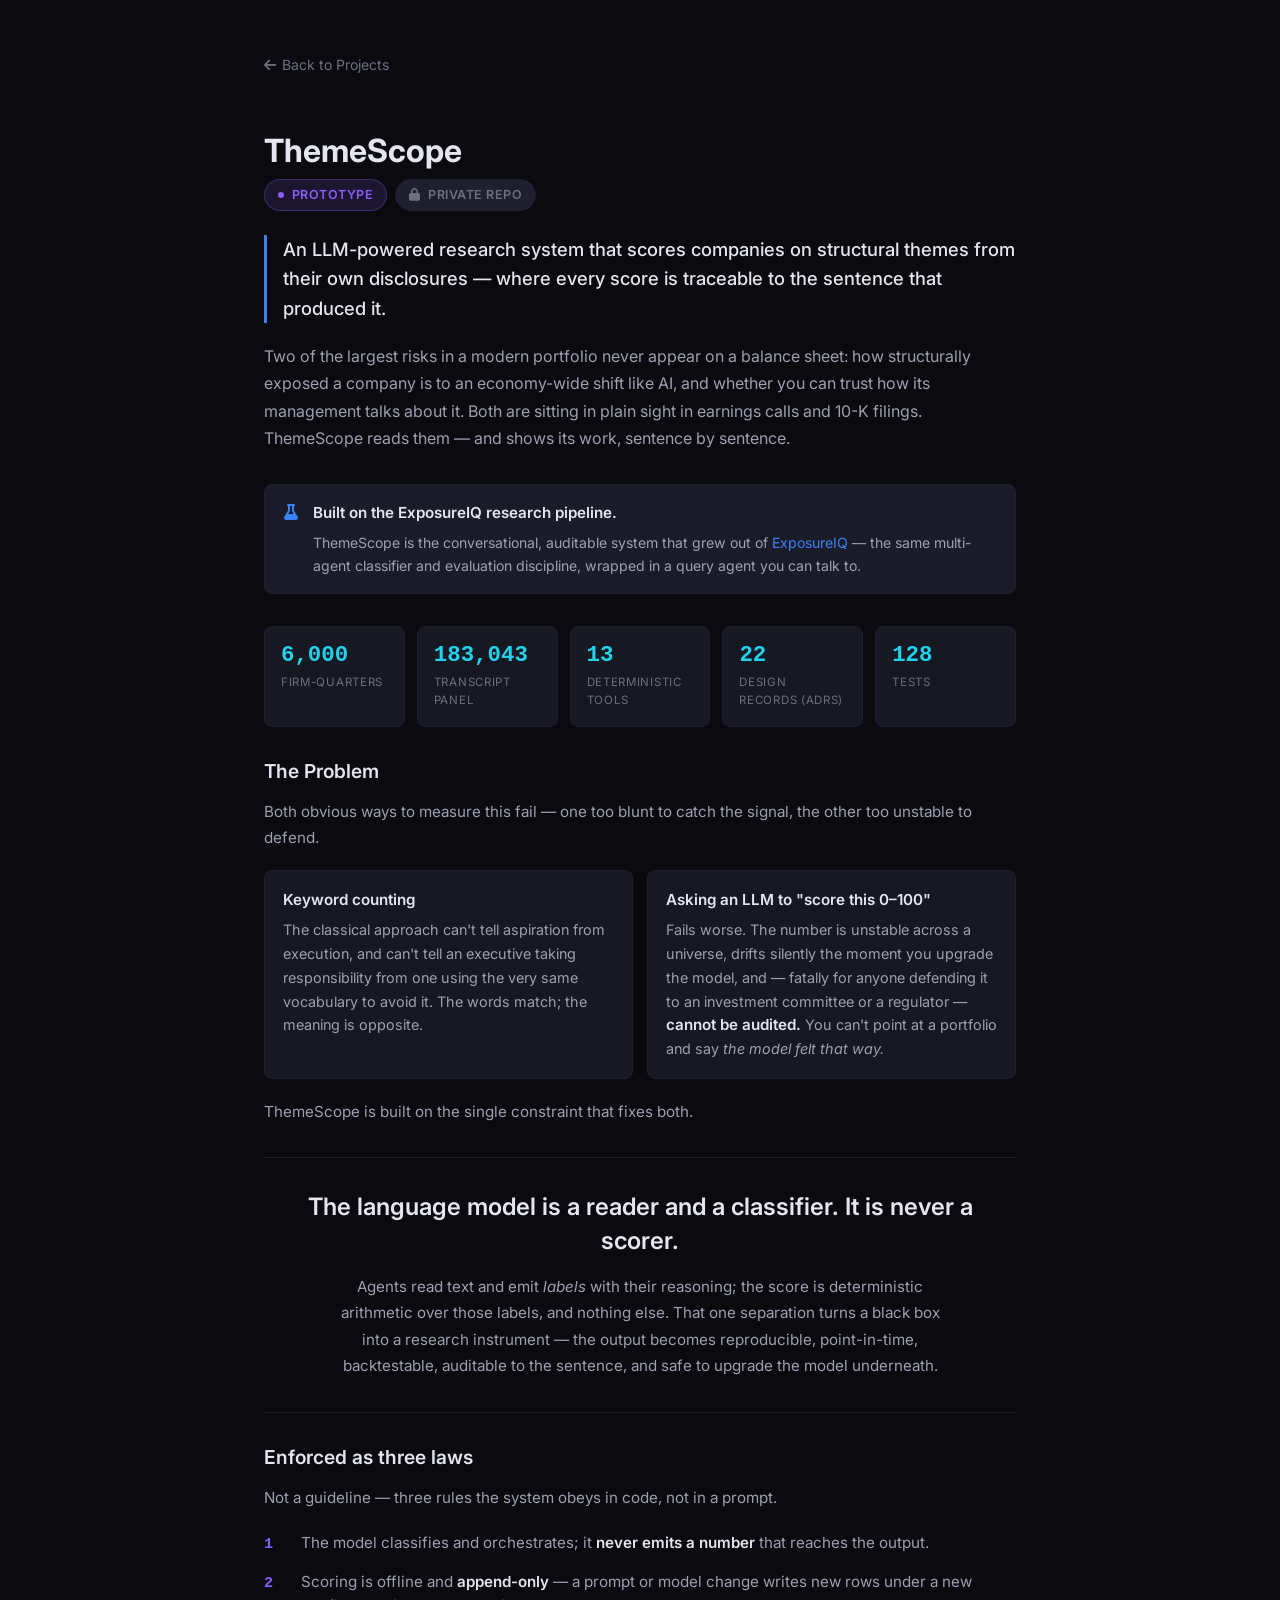
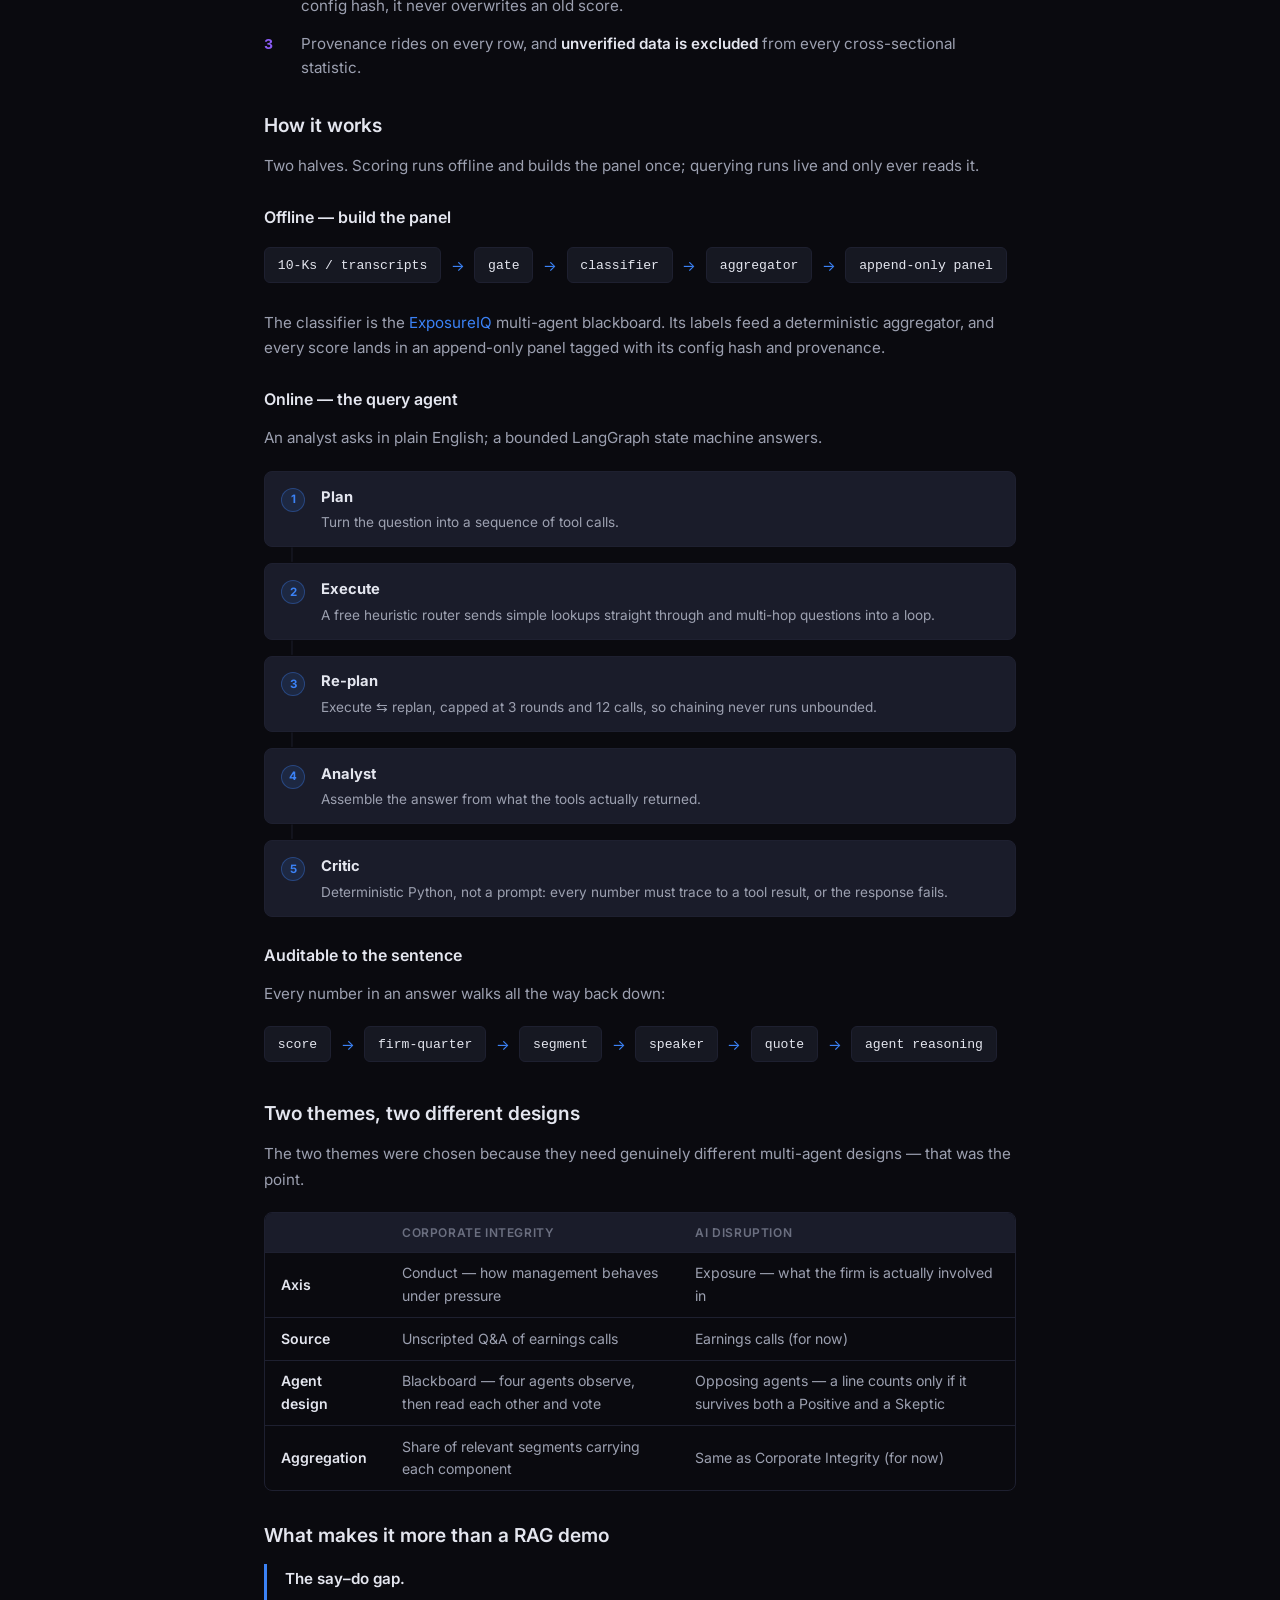
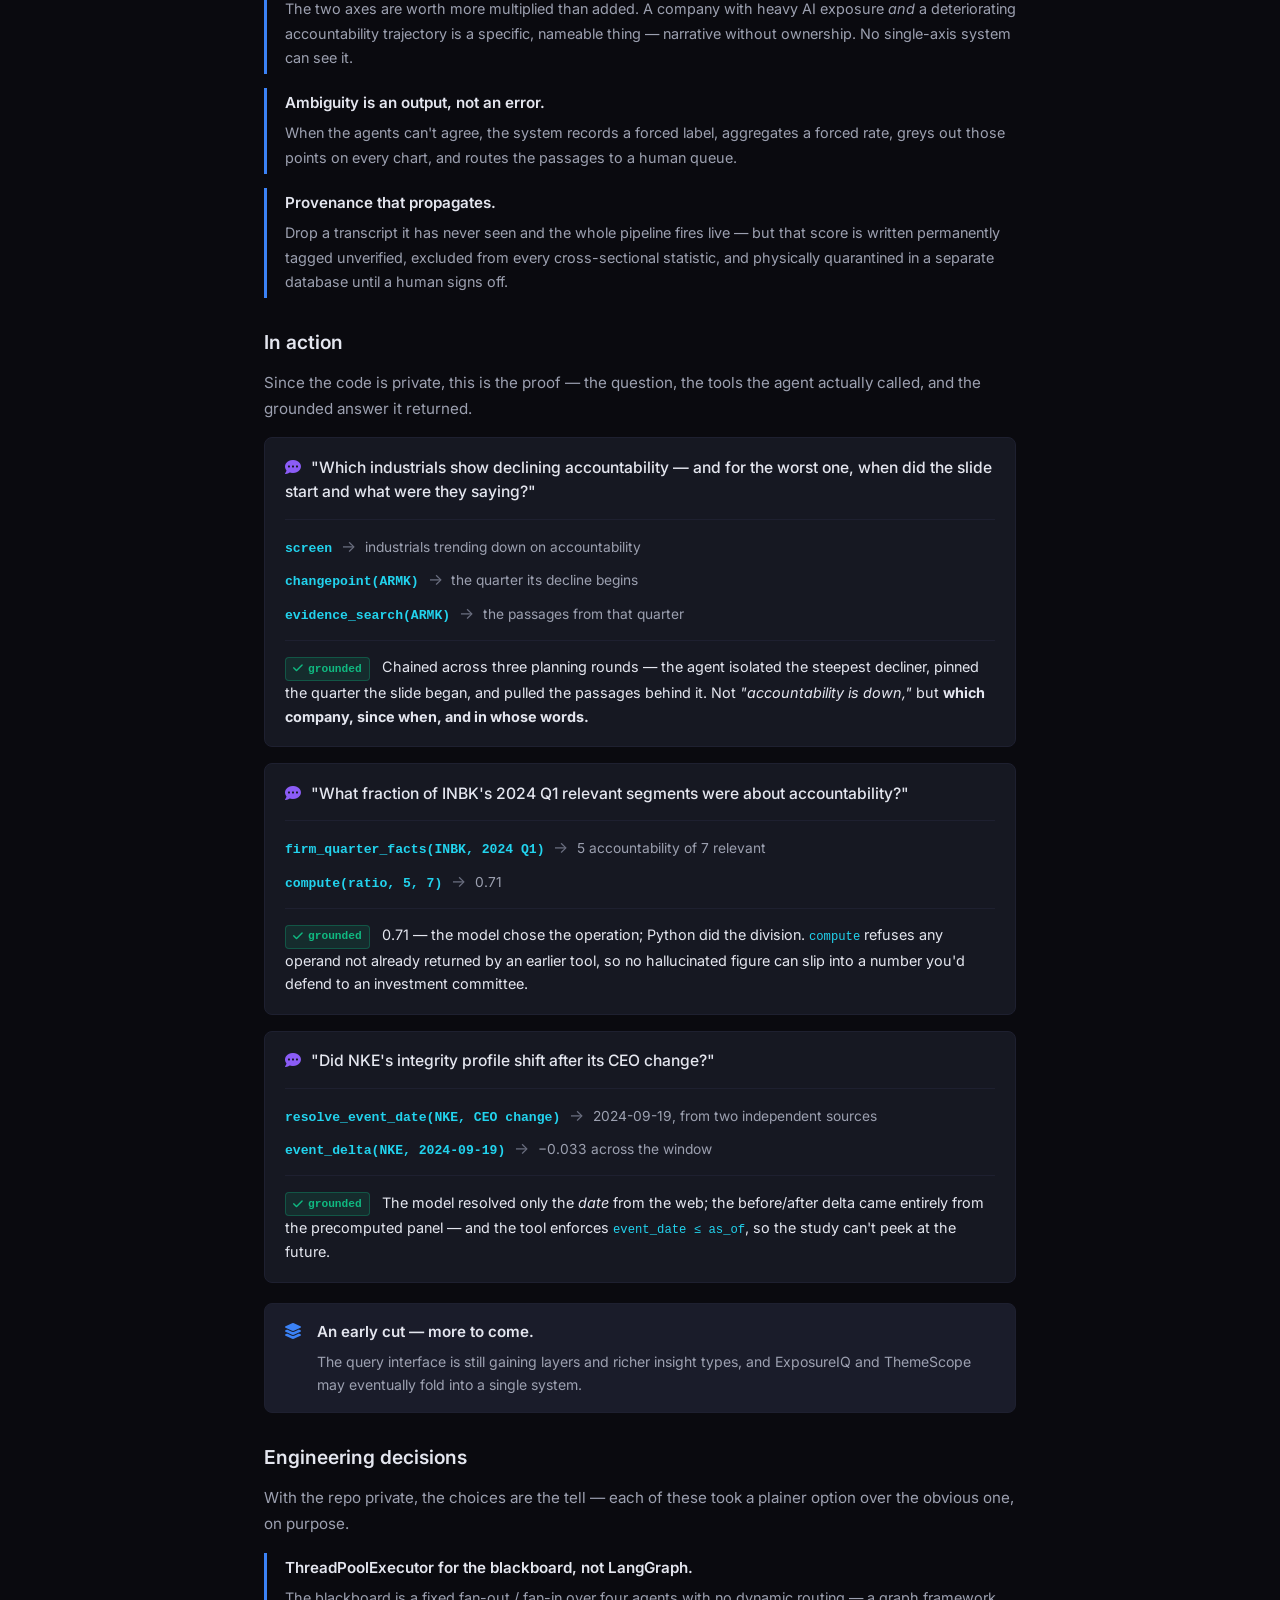
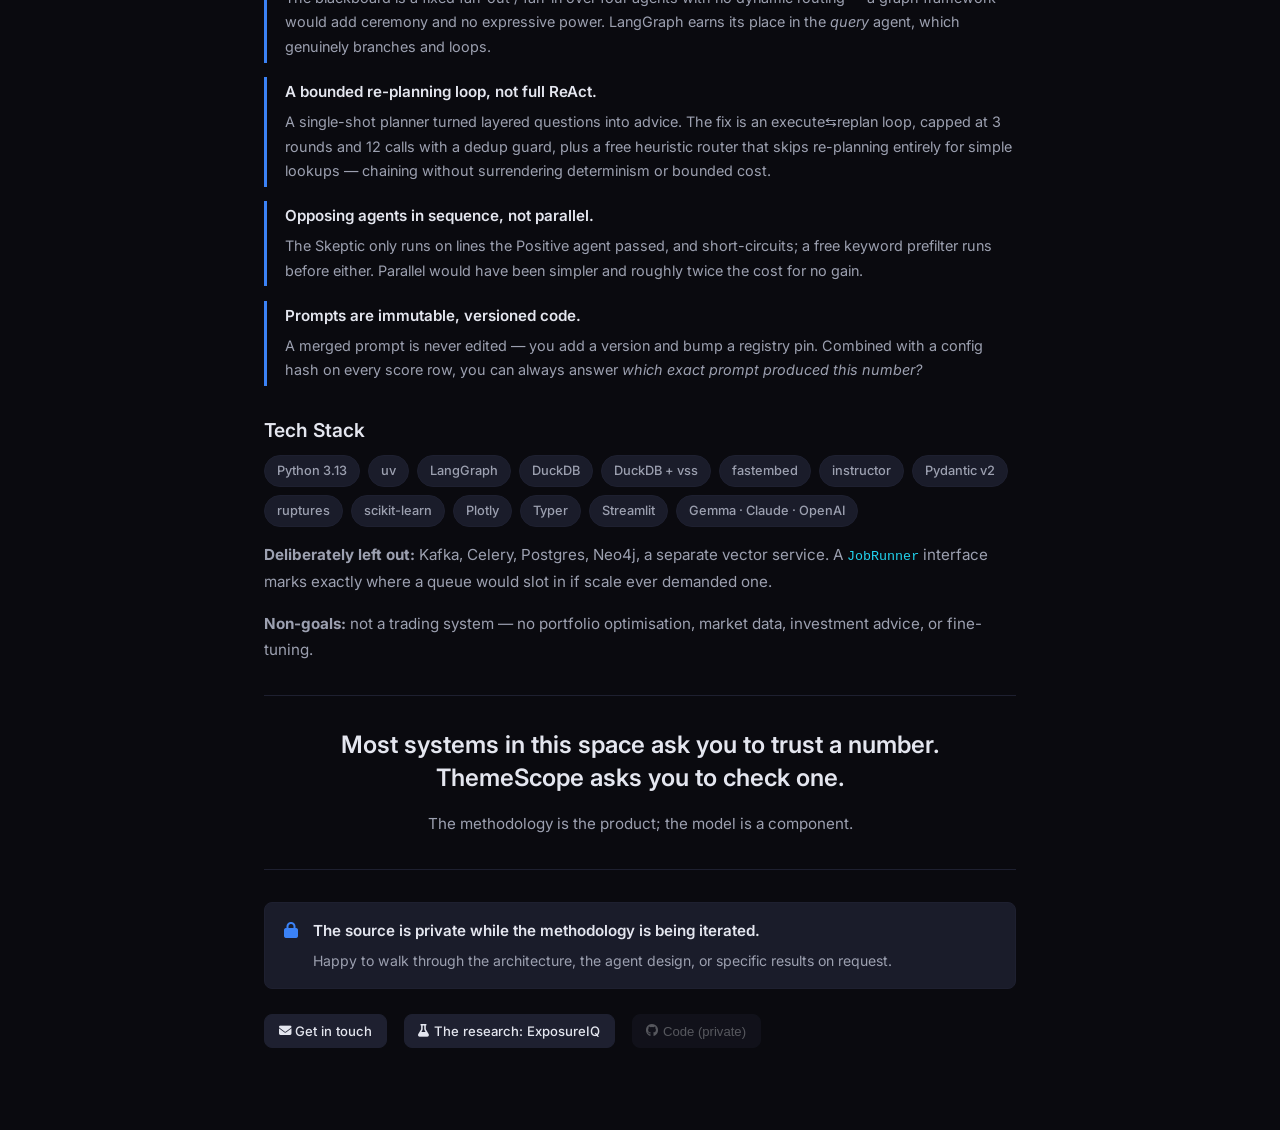
<file: projects/themescope.html>
<!DOCTYPE html>
<html lang="en" data-theme="dark">
<head>
    <meta charset="UTF-8">
    <meta name="viewport" content="width=device-width, initial-scale=1.0">
    <script>
        // Apply saved theme before first paint to avoid a flash of the wrong theme
        (function () {
            var t = localStorage.getItem('theme');
            if (t) document.documentElement.setAttribute('data-theme', t);
        })();
    </script>
    <title>ThemeScope — Auditable LLM Scoring for Structural Themes</title>
    <meta name="description" content="A multi-agent research system that scores S&P 1500 companies on conduct and AI exposure from earnings calls and 10-Ks — with every number traceable back to the sentence that produced it.">
    <link rel="canonical" href="https://ashoknimiwal.github.io/projects/themescope.html">
    <!-- Open Graph -->
    <meta property="og:type" content="article">
    <meta property="og:title" content="ThemeScope — Auditable LLM Scoring for Structural Themes">
    <meta property="og:description" content="A multi-agent research system that scores companies on conduct and AI exposure from their own disclosures — every number traceable to the sentence that produced it.">
    <meta property="og:image" content="https://ashoknimiwal.github.io/images/profile.jpg">
    <meta property="og:url" content="https://ashoknimiwal.github.io/projects/themescope.html">
    <meta name="twitter:card" content="summary">
    <link rel="stylesheet" href="../styles.css">
    <link rel="stylesheet" href="https://cdnjs.cloudflare.com/ajax/libs/font-awesome/6.5.1/css/all.min.css">
    <link rel="icon" href="../images/icons/icon-6.png" type="image/x-icon">
    <link rel="preconnect" href="https://fonts.googleapis.com">
    <link rel="preconnect" href="https://fonts.gstatic.com" crossorigin>
    <link rel="stylesheet" href="../font.css">
</head>
<body>
    <div class="project-page">
        <a href="../index.html#projects" class="back-link">
            <i class="fas fa-arrow-left"></i> Back to Projects
        </a>

        <h1>ThemeScope</h1>

        <div class="project-badges">
            <span class="project-status">
                <span class="status-dot"></span>
                Prototype
            </span>
            <span class="project-status neutral">
                <i class="fas fa-lock"></i>
                Private repo
            </span>
        </div>

        <p class="project-lead">
            An LLM-powered research system that scores companies on structural themes from their
            own disclosures — where every score is traceable to the sentence that produced it.
        </p>

        <div class="project-description">
            <p>
                Two of the largest risks in a modern portfolio never appear on a balance sheet:
                how structurally exposed a company is to an economy-wide shift like AI, and whether
                you can trust how its management talks about it. Both are sitting in plain sight in
                earnings calls and 10-K filings. ThemeScope reads them — and shows its work,
                sentence by sentence.
            </p>
        </div>

        <div class="callout">
            <i class="fas fa-flask"></i>
            <div class="callout-body">
                <strong>Built on the ExposureIQ research pipeline.</strong>
                <span>
                    ThemeScope is the conversational, auditable system that grew out of
                    <a href="exposureiq.html">ExposureIQ</a> — the same multi-agent classifier and
                    evaluation discipline, wrapped in a query agent you can talk to.
                </span>
            </div>
        </div>

        <div class="stat-tiles">
            <div class="stat-tile">
                <span class="stat-value">6,000</span>
                <span class="stat-label">Firm-quarters</span>
            </div>
            <div class="stat-tile">
                <span class="stat-value">183,043</span>
                <span class="stat-label">Transcript panel</span>
            </div>
            <div class="stat-tile">
                <span class="stat-value">13</span>
                <span class="stat-label">Deterministic tools</span>
            </div>
            <div class="stat-tile">
                <span class="stat-value">22</span>
                <span class="stat-label">Design records (ADRs)</span>
            </div>
            <div class="stat-tile">
                <span class="stat-value">128</span>
                <span class="stat-label">Tests</span>
            </div>
        </div>

        <!-- The Problem -->
        <div class="project-section">
            <h2>The Problem</h2>
            <p class="section-text">
                Both obvious ways to measure this fail — one too blunt to catch the signal, the
                other too unstable to defend.
            </p>

            <div class="point-grid">
                <div class="point-card">
                    <strong>Keyword counting</strong>
                    <span>
                        The classical approach can't tell aspiration from execution, and can't tell
                        an executive taking responsibility from one using the very same vocabulary
                        to avoid it. The words match; the meaning is opposite.
                    </span>
                </div>
                <div class="point-card">
                    <strong>Asking an LLM to "score this 0–100"</strong>
                    <span>
                        Fails worse. The number is unstable across a universe, drifts silently the
                        moment you upgrade the model, and — fatally for anyone defending it to an
                        investment committee or a regulator — <strong>cannot be audited.</strong>
                        You can't point at a portfolio and say <em>the model felt that way.</em>
                    </span>
                </div>
            </div>

            <p class="section-text">
                ThemeScope is built on the single constraint that fixes both.
            </p>
        </div>

        <!-- The Thesis -->
        <div class="project-section">
            <blockquote class="thesis">
                <p>The language model is a reader and a classifier. It is never a scorer.</p>
                <span class="thesis-sub">
                    Agents read text and emit <em>labels</em> with their reasoning; the score is
                    deterministic arithmetic over those labels, and nothing else. That one
                    separation turns a black box into a research instrument — the output becomes
                    reproducible, point-in-time, backtestable, auditable to the sentence, and safe
                    to upgrade the model underneath.
                </span>
            </blockquote>
        </div>

        <!-- The Three Laws -->
        <div class="project-section">
            <h2>Enforced as three laws</h2>
            <p class="section-text">
                Not a guideline — three rules the system obeys in code, not in a prompt.
            </p>
            <ol class="law-list">
                <li>
                    <span class="law-n">1</span>
                    <p>The model classifies and orchestrates; it <strong>never emits a number</strong>
                    that reaches the output.</p>
                </li>
                <li>
                    <span class="law-n">2</span>
                    <p>Scoring is offline and <strong>append-only</strong> — a prompt or model change
                    writes new rows under a new config hash, it never overwrites an old score.</p>
                </li>
                <li>
                    <span class="law-n">3</span>
                    <p>Provenance rides on every row, and <strong>unverified data is excluded</strong>
                    from every cross-sectional statistic.</p>
                </li>
            </ol>
        </div>

        <!-- How It Works -->
        <div class="project-section">
            <h2>How it works</h2>
            <p class="section-text">
                Two halves. Scoring runs offline and builds the panel once; querying runs live and
                only ever reads it.
            </p>

            <h3 class="subsection-heading">Offline — build the panel</h3>
            <div class="flow-chain">
                <span class="flow-node">10-Ks / transcripts</span>
                <span class="flow-arrow">&rarr;</span>
                <span class="flow-node">gate</span>
                <span class="flow-arrow">&rarr;</span>
                <span class="flow-node">classifier</span>
                <span class="flow-arrow">&rarr;</span>
                <span class="flow-node">aggregator</span>
                <span class="flow-arrow">&rarr;</span>
                <span class="flow-node">append-only panel</span>
            </div>
            <p class="section-text">
                The classifier is the <a href="exposureiq.html">ExposureIQ</a> multi-agent
                blackboard. Its labels feed a deterministic aggregator, and every score lands in an
                append-only panel tagged with its config hash and provenance.
            </p>

            <h3 class="subsection-heading">Online — the query agent</h3>
            <p class="section-text">
                An analyst asks in plain English; a bounded LangGraph state machine answers.
            </p>
            <div class="pipeline-steps">
                <div class="pipeline-step">
                    <div class="step-num">1</div>
                    <div class="pipeline-step-inner">
                        <strong>Plan</strong>
                        <span>Turn the question into a sequence of tool calls.</span>
                    </div>
                </div>
                <div class="pipeline-connector">|</div>
                <div class="pipeline-step">
                    <div class="step-num">2</div>
                    <div class="pipeline-step-inner">
                        <strong>Execute</strong>
                        <span>A free heuristic router sends simple lookups straight through and
                        multi-hop questions into a loop.</span>
                    </div>
                </div>
                <div class="pipeline-connector">|</div>
                <div class="pipeline-step">
                    <div class="step-num">3</div>
                    <div class="pipeline-step-inner">
                        <strong>Re-plan</strong>
                        <span>Execute &#8646; replan, capped at 3 rounds and 12 calls, so chaining
                        never runs unbounded.</span>
                    </div>
                </div>
                <div class="pipeline-connector">|</div>
                <div class="pipeline-step">
                    <div class="step-num">4</div>
                    <div class="pipeline-step-inner">
                        <strong>Analyst</strong>
                        <span>Assemble the answer from what the tools actually returned.</span>
                    </div>
                </div>
                <div class="pipeline-connector">|</div>
                <div class="pipeline-step">
                    <div class="step-num">5</div>
                    <div class="pipeline-step-inner">
                        <strong>Critic</strong>
                        <span>Deterministic Python, not a prompt: every number must trace to a tool
                        result, or the response fails.</span>
                    </div>
                </div>
            </div>

            <h3 class="subsection-heading">Auditable to the sentence</h3>
            <p class="section-text">
                Every number in an answer walks all the way back down:
            </p>
            <div class="flow-chain">
                <span class="flow-node">score</span>
                <span class="flow-arrow">&rarr;</span>
                <span class="flow-node">firm-quarter</span>
                <span class="flow-arrow">&rarr;</span>
                <span class="flow-node">segment</span>
                <span class="flow-arrow">&rarr;</span>
                <span class="flow-node">speaker</span>
                <span class="flow-arrow">&rarr;</span>
                <span class="flow-node">quote</span>
                <span class="flow-arrow">&rarr;</span>
                <span class="flow-node">agent reasoning</span>
            </div>
        </div>

        <!-- Two themes -->
        <div class="project-section">
            <h2>Two themes, two different designs</h2>
            <p class="section-text">
                The two themes were chosen because they need genuinely different multi-agent
                designs — that was the point.
            </p>

            <div class="comparison-table-wrap">
                <table class="comparison-table prose themes">
                    <thead>
                        <tr>
                            <th></th>
                            <th>Corporate Integrity</th>
                            <th>AI Disruption</th>
                        </tr>
                    </thead>
                    <tbody>
                        <tr>
                            <td>Axis</td>
                            <td>Conduct — how management behaves under pressure</td>
                            <td>Exposure — what the firm is actually involved in</td>
                        </tr>
                        <tr>
                            <td>Source</td>
                            <td>Unscripted Q&amp;A of earnings calls</td>
                            <td>Earnings calls (for now)</td>
                        </tr>
                        <tr>
                            <td>Agent design</td>
                            <td>Blackboard — four agents observe, then read each other and vote</td>
                            <td>Opposing agents — a line counts only if it survives both a Positive
                            and a Skeptic</td>
                        </tr>
                        <tr>
                            <td>Aggregation</td>
                            <td>Share of relevant segments carrying each component</td>
                            <td>Same as Corporate Integrity (for now)</td>
                        </tr>
                    </tbody>
                </table>
            </div>
        </div>

        <!-- What makes it more -->
        <div class="project-section">
            <h2>What makes it more than a RAG demo</h2>
            <div class="note-list">
                <div class="note-item">
                    <strong>The say–do gap.</strong>
                    <span>
                        The two axes are worth more multiplied than added. A company with heavy AI
                        exposure <em>and</em> a deteriorating accountability trajectory is a
                        specific, nameable thing — narrative without ownership. No single-axis
                        system can see it.
                    </span>
                </div>
                <div class="note-item">
                    <strong>Ambiguity is an output, not an error.</strong>
                    <span>
                        When the agents can't agree, the system records a forced label, aggregates
                        a forced rate, greys out those points on every chart, and routes the
                        passages to a human queue.
                    </span>
                </div>
                <div class="note-item">
                    <strong>Provenance that propagates.</strong>
                    <span>
                        Drop a transcript it has never seen and the whole pipeline fires live — but
                        that score is written permanently tagged unverified, excluded from every
                        cross-sectional statistic, and physically quarantined in a separate database
                        until a human signs off.
                    </span>
                </div>
            </div>
        </div>

        <!-- In action -->
        <div class="project-section">
            <h2>In action</h2>
            <p class="section-text">
                Since the code is private, this is the proof — the question, the tools the agent
                actually called, and the grounded answer it returned.
            </p>

            <div class="worked-example">
                <div class="we-question">
                    <i class="fas fa-comment-dots"></i>
                    "Which industrials show declining accountability — and for the worst one, when
                    did the slide start and what were they saying?"
                </div>
                <div class="we-trace">
                    <div class="we-step">
                        <span class="we-tool">screen</span>
                        <span class="we-arrow">&rarr;</span>
                        <span class="we-result">industrials trending down on accountability</span>
                    </div>
                    <div class="we-step">
                        <span class="we-tool">changepoint(ARMK)</span>
                        <span class="we-arrow">&rarr;</span>
                        <span class="we-result">the quarter its decline begins</span>
                    </div>
                    <div class="we-step">
                        <span class="we-tool">evidence_search(ARMK)</span>
                        <span class="we-arrow">&rarr;</span>
                        <span class="we-result">the passages from that quarter</span>
                    </div>
                </div>
                <div class="we-answer">
                    <span class="we-badge"><i class="fas fa-check"></i> grounded</span>
                    Chained across three planning rounds — the agent isolated the steepest
                    decliner, pinned the quarter the slide began, and pulled the passages behind it.
                    Not <em>"accountability is down,"</em> but <strong>which company, since when,
                    and in whose words.</strong>
                </div>
            </div>

            <div class="worked-example">
                <div class="we-question">
                    <i class="fas fa-comment-dots"></i>
                    "What fraction of INBK's 2024 Q1 relevant segments were about accountability?"
                </div>
                <div class="we-trace">
                    <div class="we-step">
                        <span class="we-tool">firm_quarter_facts(INBK, 2024 Q1)</span>
                        <span class="we-arrow">&rarr;</span>
                        <span class="we-result">5 accountability of 7 relevant</span>
                    </div>
                    <div class="we-step">
                        <span class="we-tool">compute(ratio, 5, 7)</span>
                        <span class="we-arrow">&rarr;</span>
                        <span class="we-result">0.71</span>
                    </div>
                </div>
                <div class="we-answer">
                    <span class="we-badge"><i class="fas fa-check"></i> grounded</span>
                    0.71 — the model chose the operation; Python did the division.
                    <code>compute</code> refuses any operand not already returned by an earlier
                    tool, so no hallucinated figure can slip into a number you'd defend to an
                    investment committee.
                </div>
            </div>

            <div class="worked-example">
                <div class="we-question">
                    <i class="fas fa-comment-dots"></i>
                    "Did NKE's integrity profile shift after its CEO change?"
                </div>
                <div class="we-trace">
                    <div class="we-step">
                        <span class="we-tool">resolve_event_date(NKE, CEO change)</span>
                        <span class="we-arrow">&rarr;</span>
                        <span class="we-result">2024-09-19, from two independent sources</span>
                    </div>
                    <div class="we-step">
                        <span class="we-tool">event_delta(NKE, 2024-09-19)</span>
                        <span class="we-arrow">&rarr;</span>
                        <span class="we-result">&minus;0.033 across the window</span>
                    </div>
                </div>
                <div class="we-answer">
                    <span class="we-badge"><i class="fas fa-check"></i> grounded</span>
                    The model resolved only the <em>date</em> from the web; the before/after delta
                    came entirely from the precomputed panel — and the tool enforces
                    <code>event_date &le; as_of</code>, so the study can't peek at the future.
                </div>
            </div>

            <div class="callout">
                <i class="fas fa-layer-group"></i>
                <div class="callout-body">
                    <strong>An early cut — more to come.</strong>
                    <span>
                        The query interface is still gaining layers and richer insight types, and
                        ExposureIQ and ThemeScope may eventually fold into a single system.
                    </span>
                </div>
            </div>
        </div>

        <!-- Engineering decisions -->
        <div class="project-section">
            <h2>Engineering decisions</h2>
            <p class="section-text">
                With the repo private, the choices are the tell — each of these took a plainer
                option over the obvious one, on purpose.
            </p>

            <div class="note-list">
                <div class="note-item">
                    <strong>ThreadPoolExecutor for the blackboard, not LangGraph.</strong>
                    <span>
                        The blackboard is a fixed fan-out / fan-in over four agents with no dynamic
                        routing — a graph framework would add ceremony and no expressive power.
                        LangGraph earns its place in the <em>query</em> agent, which genuinely
                        branches and loops.
                    </span>
                </div>
                <div class="note-item">
                    <strong>A bounded re-planning loop, not full ReAct.</strong>
                    <span>
                        A single-shot planner turned layered questions into advice. The fix is an
                        execute&#8646;replan loop, capped at 3 rounds and 12 calls with a dedup
                        guard, plus a free heuristic router that skips re-planning entirely for
                        simple lookups — chaining without surrendering determinism or bounded cost.
                    </span>
                </div>
                <div class="note-item">
                    <strong>Opposing agents in sequence, not parallel.</strong>
                    <span>
                        The Skeptic only runs on lines the Positive agent passed, and
                        short-circuits; a free keyword prefilter runs before either. Parallel would
                        have been simpler and roughly twice the cost for no gain.
                    </span>
                </div>
                <div class="note-item">
                    <strong>Prompts are immutable, versioned code.</strong>
                    <span>
                        A merged prompt is never edited — you add a version and bump a registry pin.
                        Combined with a config hash on every score row, you can always answer
                        <em>which exact prompt produced this number?</em>
                    </span>
                </div>
            </div>
        </div>

        <!-- Tech Stack -->
        <div class="project-section">
            <h2>Tech Stack</h2>
            <div class="tech-tags">
                <span class="tech-tag">Python 3.13</span>
                <span class="tech-tag">uv</span>
                <span class="tech-tag">LangGraph</span>
                <span class="tech-tag">DuckDB</span>
                <span class="tech-tag">DuckDB + vss</span>
                <span class="tech-tag">fastembed</span>
                <span class="tech-tag">instructor</span>
                <span class="tech-tag">Pydantic v2</span>
                <span class="tech-tag">ruptures</span>
                <span class="tech-tag">scikit-learn</span>
                <span class="tech-tag">Plotly</span>
                <span class="tech-tag">Typer</span>
                <span class="tech-tag">Streamlit</span>
                <span class="tech-tag">Gemma &middot; Claude &middot; OpenAI</span>
            </div>
            <p class="section-text">
                <strong>Deliberately left out:</strong> Kafka, Celery, Postgres, Neo4j, a separate
                vector service. A <code>JobRunner</code> interface marks exactly where a queue would
                slot in if scale ever demanded one.
            </p>
            <p class="section-text">
                <strong>Non-goals:</strong> not a trading system — no portfolio optimisation, market
                data, investment advice, or fine-tuning.
            </p>
        </div>

        <!-- Close -->
        <div class="project-section">
            <blockquote class="thesis">
                <p>Most systems in this space ask you to trust a number. ThemeScope asks you to
                check one.</p>
                <span class="thesis-sub">
                    The methodology is the product; the model is a component.
                </span>
            </blockquote>

            <div class="callout">
                <i class="fas fa-lock"></i>
                <div class="callout-body">
                    <strong>The source is private while the methodology is being iterated.</strong>
                    <span>
                        Happy to walk through the architecture, the agent design, or specific
                        results on request.
                    </span>
                </div>
            </div>

            <div class="resource-links">
                <a href="../index.html#about" class="btn">
                    <i class="fas fa-envelope"></i> Get in touch
                </a>
                <a href="exposureiq.html" class="btn">
                    <i class="fas fa-flask"></i> The research: ExposureIQ
                </a>
                <button class="btn inactive" disabled title="Private while the methodology is iterated">
                    <i class="fab fa-github"></i> Code (private)
                </button>
            </div>
        </div>
    </div>
</body>
</html>
</file>
<file: styles.css>
/* ============================================
   ASHOK KUMAR — PERSONAL WEBSITE STYLES
   Dark-first, minimal, ML/AI engineer aesthetic
   ============================================ */

/* --- CSS Custom Properties (Dark Mode Default) --- */
:root {
    --bg-primary: #0a0a0f;
    --bg-secondary: #12121a;
    --bg-card: #161822;
    --bg-card-hover: #1c1e2e;
    --bg-abstract: #1a1c2a;
    --bg-footer: transparent;

    --text-primary: #e4e6ef;
    --text-secondary: #9ca0b0;
    --text-muted: #6b6f80;

    --accent-blue: #3b82f6;
    --accent-cyan: #22d3ee;
    --accent-green: #10b981;
    --accent-purple: #8b5cf6;

    --border-color: #1e2030;
    --border-hover: #3b82f6;
    --border-glow: rgba(59, 130, 246, 0.3);

    --btn-bg: #1e2030;
    --btn-bg-hover: #2a2d42;
    --btn-text: #e4e6ef;

    --shadow-sm: 0 1px 3px rgba(0, 0, 0, 0.3);
    --shadow-md: 0 4px 12px rgba(0, 0, 0, 0.4);
    --shadow-glow: 0 0 20px rgba(59, 130, 246, 0.15);

    --section-border: #1e2030;

    --transition-fast: 0.2s ease;
    --transition-base: 0.3s ease;
    --transition-slow: 0.5s ease;

    --font-mono: 'SF Mono', 'Fira Code', 'Cascadia Code', monospace;
}

/* --- Light Mode --- */
[data-theme="light"] {
    --bg-primary: #ffffff;
    --bg-secondary: #f8f9fc;
    --bg-card: #ffffff;
    --bg-card-hover: #f3f4f8;
    --bg-abstract: #f0f2f8;
    --bg-footer: transparent;

    --text-primary: #1a1a2e;
    --text-secondary: #4a4a68;
    --text-muted: #8888a0;

    --accent-blue: #2563eb;
    --accent-cyan: #0891b2;
    --accent-green: #059669;
    --accent-purple: #7c3aed;

    --border-color: #e2e4ec;
    --border-hover: #2563eb;
    --border-glow: rgba(37, 99, 235, 0.2);

    --btn-bg: #f0f2f8;
    --btn-bg-hover: #e2e4ec;
    --btn-text: #1a1a2e;

    --shadow-sm: 0 1px 3px rgba(0, 0, 0, 0.08);
    --shadow-md: 0 4px 12px rgba(0, 0, 0, 0.1);
    --shadow-glow: 0 0 20px rgba(37, 99, 235, 0.08);

    --section-border: #e2e4ec;
}

/* --- Base Reset & Typography --- */
*, *::before, *::after {
    box-sizing: border-box;
}

body {
    font-family: var(--font-body);
    line-height: 1.6;
    color: var(--text-primary);
    max-width: 1200px;
    margin: 0 auto;
    padding: 20px;
    background-color: var(--bg-primary);
    transition: background-color var(--transition-base), color var(--transition-base);
}

h1, h2, h3, h4 {
    line-height: 1.3;
}

a {
    color: var(--accent-blue);
    text-decoration: none;
    transition: color var(--transition-fast);
}

a:hover {
    color: var(--accent-cyan);
}

/* --- Header & Navigation --- */
header {
    display: flex;
    justify-content: space-between;
    align-items: center;
    padding: 1rem 0;
    margin-bottom: 2rem;
}

/* Home link */
#home-link {
    color: var(--text-primary);
    text-decoration: none;
    position: relative;
    transition: color var(--transition-base), transform var(--transition-base);
    font-weight: 700;
}

#home-link::after {
    content: '';
    position: absolute;
    width: 0;
    height: 2px;
    bottom: -4px;
    left: 0;
    background: linear-gradient(90deg, var(--accent-blue), var(--accent-cyan));
    transition: width var(--transition-base);
}

#home-link:hover {
    color: var(--accent-blue);
    transform: scale(1.05);
}

#home-link:hover::after {
    width: 100%;
}

/* Nav bar */
nav {
    display: flex;
    align-items: center;
    gap: 1rem;
}

nav ul {
    list-style-type: none;
    padding: 0;
    margin: 0;
    display: flex;
    justify-content: flex-end;
    gap: 0.25rem;
}

nav ul li a {
    color: var(--text-secondary);
    text-decoration: none;
    font-size: 0.95rem;
    font-weight: 500;
    font-family: var(--font-body);
    letter-spacing: 0.02em;
    position: relative;
    transition: color var(--transition-base), transform 0.25s cubic-bezier(0.34, 1.56, 0.64, 1);
    padding: 0.25rem 0.5rem;
    display: inline-block;
}

/* Underline effect */
nav ul li a::after {
    content: '';
    position: absolute;
    width: 0;
    height: 2px;
    bottom: -2px;
    left: 0;
    background: linear-gradient(90deg, var(--accent-blue), var(--accent-cyan));
    transition: width var(--transition-base);
}

/* Pop-up + slight scale on hover */
nav ul li a:hover {
    color: var(--accent-blue);
    transform: translateY(-3px) scale(1.06);
}

nav ul li a:hover::after {
    width: 100%;
}

/* Theme toggle button */
.theme-toggle {
    background: var(--btn-bg);
    border: 1px solid var(--border-color);
    color: var(--text-secondary);
    width: 38px;
    height: 38px;
    border-radius: 10px;
    cursor: pointer;
    display: flex;
    align-items: center;
    justify-content: center;
    font-size: 1rem;
    transition: all var(--transition-base);
    flex-shrink: 0;
}

.theme-toggle:hover {
    background: var(--btn-bg-hover);
    color: var(--accent-blue);
    border-color: var(--border-hover);
    box-shadow: var(--shadow-glow);
}

/* --- Sections --- */
section {
    border: none;
    background: none;
    padding: 0;
    margin: 0 0 2rem 0;
    border-bottom: 1px solid var(--section-border);
    padding-bottom: 3rem;
    margin-bottom: 2.5rem;
}

section h2 {
    font-size: 1.5rem;
    font-weight: 700;
    color: var(--text-primary);
    margin-bottom: 1.25rem;
    letter-spacing: -0.01em;
}

/* Fallback message shown when a section's data fails to load */
.section-error {
    color: var(--text-muted);
    font-style: italic;
}

/* --- About Me Section --- */
#about {
    display: flex;
    align-items: flex-start;
    gap: 2rem;
}

.profile-container {
    position: relative;
    width: 25%;
    flex-shrink: 0;
}

.profile-pic {
    width: 220px;
    height: 220px;
    border-radius: 50%;
    object-fit: cover;
    cursor: pointer;
    transition: transform var(--transition-base);
    animation: popOut 1.5s ease-out;
    border: 3px solid var(--border-color);
}

.profile-pic:hover {
    transform: scale(1.03);
    border-color: var(--accent-blue);
    box-shadow: var(--shadow-glow);
}

@keyframes popOut {
    0% { transform: scale(0); opacity: 0; }
    70% { transform: scale(1.05); opacity: 0.8; }
    100% { transform: scale(1); opacity: 1; }
}

.about-content {
    flex: 1;
}

.about-content p {
    color: var(--text-secondary);
    margin-bottom: 0.75rem;
    font-size: 0.95rem;
}

/* Social Links */
.social-links {
    display: flex;
    gap: 1rem;
    margin-top: 1.5rem;
}

.social-links a {
    font-size: 1.5rem;
    position: relative;
    display: inline-block;
    transition: color var(--transition-base), transform 0.25s cubic-bezier(0.34, 1.56, 0.64, 1), filter var(--transition-base);
}

/* Underline effect for social icons */
.social-links a::after {
    content: '';
    position: absolute;
    width: 0;
    height: 2px;
    bottom: -4px;
    left: 0;
    background: linear-gradient(90deg, var(--accent-blue), var(--accent-cyan));
    transition: width var(--transition-base);
}

.social-links a:hover::after {
    width: 100%;
}

/* Unified B&W colors for social icons (matches footer style) */
.social-links a {
    color: #e6edf3;
}

[data-theme="light"] .social-links a {
    color: #24292f;
}

.social-links a:hover {
    transform: translateY(-3px) scale(1.18);
    filter: brightness(1.25) drop-shadow(0 0 6px rgba(59, 130, 246, 0.4));
}

/* --- News Section --- */
#news .news-scroll-wrapper {
    position: relative;
}

#news .news-scroll-wrapper.scrollable {
    max-height: 20rem;
    overflow-y: auto;
    padding-right: 0.5rem;
}

#news .news-scroll-wrapper.scrollable::-webkit-scrollbar {
    width: 4px;
}

#news .news-scroll-wrapper.scrollable::-webkit-scrollbar-track {
    background: var(--bg-secondary);
    border-radius: 2px;
}

#news .news-scroll-wrapper.scrollable::-webkit-scrollbar-thumb {
    background: var(--border-color);
    border-radius: 2px;
}

#news .news-scroll-wrapper.scrollable::-webkit-scrollbar-thumb:hover {
    background: var(--accent-blue);
}

#news ul {
    list-style-type: none;
    padding: 0;
    margin: 0;
    /* Shared grid so the date, bullet, and text align into columns across every row */
    display: grid;
    grid-template-columns: max-content max-content 1fr;
    column-gap: 0.4rem;
    row-gap: 0.65rem;
    align-items: baseline;
    line-height: 1.5;
    color: var(--text-secondary);
    font-size: 0.92rem;
}

#news li {
    /* Dissolve the li box so its date/bullet/text join the ul's shared grid */
    display: contents;
}

.news-date {
    /* Right-align within the fixed date column so every date's right edge
       meets the bullet at the same distance — bullet stays equidistant and
       column-aligned at once */
    justify-self: end;
    color: var(--text-primary);
    font-weight: 600;
    white-space: nowrap;
}

#news li a {
    color: var(--accent-blue);
    transition: color var(--transition-fast);
}

#news li a:hover {
    color: var(--accent-cyan);
    text-decoration: underline;
}

/* --- Shared separator bullet (News, Talks, Publications) --- */
.sep-bullet,
.publication .journal-year .separator {
    display: inline-block;
    flex-shrink: 0;
    font-size: 0.65rem;
    opacity: 0.65;
    vertical-align: middle;
    line-height: 1;
    margin: 0 0.4rem;
}

/* --- Publication Styles --- */
.publication {
    margin-bottom: 0.25rem;
    padding-bottom: 1.25rem;
}

.publication h4 {
    font-size: 1rem;
    font-weight: 600;
    margin-bottom: 0.3rem;
    line-height: 1.3;
    color: var(--text-primary);
}

.publication .journal {
    font-size: 0.88rem;
    color: var(--text-muted);
    margin-bottom: 0.2rem;
    line-height: 1.3;
}

.publication .pub-buttons {
    margin-top: 0.5rem;
    display: flex;
    gap: 0.4rem;
    flex-wrap: wrap;
}

.publication .btn {
    padding: 0.2rem 0.7rem;
    font-size: 0.78rem;
}

/* Abstract — smooth expand/collapse */
.abstract {
    display: grid;
    grid-template-rows: 0fr;
    opacity: 0;
    transition: grid-template-rows 0.4s ease, opacity 0.3s ease, margin 0.3s ease, padding 0.3s ease;
    margin-top: 0;
    padding: 0 1rem;
    overflow: hidden;
}

.abstract-inner {
    overflow: hidden;
}

.abstract.show {
    grid-template-rows: 1fr;
    opacity: 1;
    margin-top: 0.75rem;
    padding: 1rem;
    background-color: var(--bg-abstract);
    border-radius: 8px;
    border: 1px solid var(--border-color);
}

.abstract p {
    margin: 0;
    font-size: 0.9rem;
    color: var(--text-secondary);
    line-height: 1.6;
}

/* --- Talk Styles --- */
.talk {
    margin-bottom: 0.25rem;
    padding-bottom: 1.25rem;
}

.talk h4 {
    font-size: 1rem;
    font-weight: 600;
    margin-bottom: 0.2rem;
    line-height: 1.3;
    color: var(--text-primary);
}

.talk p {
    font-size: 0.88rem;
    color: var(--text-muted);
    margin: 0;
    line-height: 1.3;
}

.talk .talk-meta {
    display: flex;
    align-items: center;
    gap: 0.5rem;
    flex-wrap: wrap;
    margin-bottom: 0.15rem;
}

.talk .talk-tag {
    display: inline-block;
    font-size: 0.68rem;
    font-weight: 600;
    text-transform: uppercase;
    letter-spacing: 0.04em;
    padding: 0.15rem 0.5rem;
    border-radius: 4px;
    background: rgba(139, 92, 246, 0.15);
    color: var(--accent-purple);
    border: 1px solid rgba(139, 92, 246, 0.3);
}

.talk .talk-audience {
    font-size: 0.75rem;
    color: var(--text-muted);
    font-style: italic;
    opacity: 0.7;
}

.talk .talk-buttons {
    margin-top: 0.5rem;
    display: flex;
    gap: 0.4rem;
    flex-wrap: wrap;
}

.talk .btn {
    padding: 0.2rem 0.7rem;
    font-size: 0.78rem;
}

/* Talk description — same expand/collapse pattern */
.talk-description {
    display: grid;
    grid-template-rows: 0fr;
    opacity: 0;
    transition: grid-template-rows 0.4s ease, opacity 0.3s ease, margin 0.3s ease, padding 0.3s ease;
    margin-top: 0;
    padding: 0 1rem;
    overflow: hidden;
}

.talk-description-inner {
    overflow: hidden;
}

.talk-description.show {
    grid-template-rows: 1fr;
    opacity: 1;
    margin-top: 0.75rem;
    padding: 1rem;
    background-color: var(--bg-abstract);
    border-radius: 8px;
    border: 1px solid var(--border-color);
}

.talk-description p {
    margin: 0;
    font-size: 0.88rem;
    color: var(--text-secondary);
    line-height: 1.6;
}

.btn-description:hover {
    border-color: var(--accent-purple);
    color: var(--accent-purple);
    box-shadow: 0 0 16px rgba(139, 92, 246, 0.2);
}

/* --- Buttons --- */
.btn {
    display: inline-flex;
    align-items: center;
    gap: 0.3rem;
    background-color: var(--btn-bg);
    color: var(--btn-text);
    text-decoration: none;
    padding: 0.35rem 0.85rem;
    border-radius: 8px;
    border: 1px solid var(--border-color);
    cursor: pointer;
    transition: all var(--transition-base);
    font-size: 0.82rem;
    font-weight: 500;
    margin-right: 0.3rem;
    margin-top: 0.3rem;
}

.btn:hover {
    background-color: var(--btn-bg-hover);
    border-color: var(--border-hover);
    box-shadow: var(--shadow-glow);
    transform: translateY(-1px);
    color: var(--accent-blue);
}

/* Per-button-type hover accents */
.btn-abstract:hover {
    border-color: var(--accent-purple);
    color: var(--accent-purple);
    box-shadow: 0 0 16px rgba(139, 92, 246, 0.2);
}

.btn-doi:hover {
    border-color: var(--accent-cyan);
    color: var(--accent-cyan);
    box-shadow: 0 0 16px rgba(34, 211, 238, 0.2);
}

.btn-pdf:hover {
    border-color: #ef4444;
    color: #ef4444;
    box-shadow: 0 0 16px rgba(239, 68, 68, 0.2);
}

.btn-code:hover {
    border-color: var(--accent-green);
    color: var(--accent-green);
    box-shadow: 0 0 16px rgba(16, 185, 129, 0.2);
}

.btn-slides:hover {
    border-color: #f59e0b;
    color: #f59e0b;
    box-shadow: 0 0 16px rgba(245, 158, 11, 0.2);
}

.btn-video:hover {
    border-color: #ef4444;
    color: #ef4444;
    box-shadow: 0 0 16px rgba(239, 68, 68, 0.2);
}

.btn.inactive {
    opacity: 0.35;
    cursor: not-allowed;
    pointer-events: none;
}

.btn i {
    font-size: 0.78rem;
}

/* Publication journal + year line */
.publication .journal-year {
    font-size: 0.88rem;
    color: var(--text-muted);
    margin-bottom: 0.2rem;
    line-height: 1.3;
}


/* Citation — same expand/collapse as abstract */
.citation {
    display: grid;
    grid-template-rows: 0fr;
    opacity: 0;
    transition: grid-template-rows 0.4s ease, opacity 0.3s ease, margin 0.3s ease, padding 0.3s ease;
    margin-top: 0;
    padding: 0 1rem;
    overflow: hidden;
}

.citation-inner {
    overflow: hidden;
}

.citation.show {
    grid-template-rows: 1fr;
    opacity: 1;
    margin-top: 0.75rem;
    padding: 1rem;
    background-color: var(--bg-abstract);
    border-radius: 8px;
    border: 1px solid var(--border-color);
}

.citation p {
    margin: 0;
    font-size: 0.85rem;
    color: var(--text-secondary);
    line-height: 1.5;
    font-family: var(--font-mono);
    word-break: break-word;
}

.btn-citation:hover {
    border-color: var(--accent-green);
    color: var(--accent-green);
    box-shadow: 0 0 16px rgba(16, 185, 129, 0.2);
}

/* --- Project Grid --- */
.project-grid {
    display: grid;
    grid-template-columns: repeat(3, 1fr);
    gap: 1.5rem;
}

.project-card {
    display: flex;
    flex-direction: column;
    background-color: var(--bg-card);
    border-radius: 12px;
    overflow: hidden;
    text-decoration: none;
    color: var(--text-primary);
    border: 1px solid var(--border-color);
    transition: all var(--transition-base);
    position: relative;
}

.project-card::before {
    content: '';
    position: absolute;
    inset: -1px;
    border-radius: 13px;
    padding: 1px;
    background: linear-gradient(135deg, transparent 40%, var(--accent-blue) 100%);
    -webkit-mask: linear-gradient(#fff 0 0) content-box, linear-gradient(#fff 0 0);
    -webkit-mask-composite: xor;
    mask-composite: exclude;
    opacity: 0;
    transition: opacity var(--transition-base);
    pointer-events: none;
}

.project-card:hover {
    transform: translateY(-4px);
    box-shadow: var(--shadow-glow);
    border-color: transparent;
    background-color: var(--bg-card-hover);
}

.project-card:hover::before {
    opacity: 1;
}

.project-card img {
    width: 100%;
    height: 200px;
    object-fit: cover;
}

.project-card .card-content {
    padding: 1rem 1.25rem;
    flex: 1;
    display: flex;
    flex-direction: column;
}

.project-card h3 {
    font-size: 1.05rem;
    font-weight: 600;
    margin: 0 0 0.5rem 0;
    color: var(--text-primary);
}

.project-card p {
    font-size: 0.88rem;
    color: var(--text-secondary);
    margin: 0;
    line-height: 1.5;
}

.project-card .card-status {
    margin-top: auto;
    padding-top: 0.75rem;
    display: flex;
    align-items: center;
    gap: 0.5rem;
    font-size: 0.78rem;
    color: var(--text-muted);
}

.card-status .status-dot {
    width: 6px;
    height: 6px;
    border-radius: 50%;
    background: var(--accent-green);
    animation: pulse-dot 2s ease infinite;
}

.card-status .status-dot.wip {
    background: var(--accent-purple);
}

@keyframes pulse-dot {
    0%, 100% { opacity: 1; }
    50% { opacity: 0.4; }
}

/* --- Blog Grid --- */
.blog-grid {
    display: grid;
    grid-template-columns: repeat(auto-fill, minmax(260px, 1fr));
    gap: 1.5rem;
}

.blog-card {
    display: flex;
    flex-direction: column;
    background-color: var(--bg-card);
    text-decoration: none;
    border-radius: 12px;
    overflow: hidden;
    border: 1px solid var(--border-color);
    transition: all var(--transition-base);
    position: relative;
}

.blog-card::before {
    content: '';
    position: absolute;
    inset: -1px;
    border-radius: 13px;
    padding: 1px;
    background: linear-gradient(135deg, transparent 40%, var(--accent-cyan) 100%);
    -webkit-mask: linear-gradient(#fff 0 0) content-box, linear-gradient(#fff 0 0);
    -webkit-mask-composite: xor;
    mask-composite: exclude;
    opacity: 0;
    transition: opacity var(--transition-base);
    pointer-events: none;
}

.blog-card:hover {
    transform: translateY(-4px);
    box-shadow: 0 0 20px rgba(34, 211, 238, 0.15);
    border-color: transparent;
    background-color: var(--bg-card-hover);
}

.blog-card:hover::before {
    opacity: 1;
}

.blog-card img {
    width: 100%;
    height: 180px;
    object-fit: cover;
}

.blog-card .card-content {
    padding: 1rem 1.25rem;
    flex: 1;
    display: flex;
    flex-direction: column;
}

.blog-card h3 {
    font-size: 1rem;
    font-weight: 600;
    color: var(--text-primary);
    margin: 0 0 0.5rem 0;
}

.blog-card p {
    font-size: 0.85rem;
    color: var(--text-secondary);
    margin: 0;
    line-height: 1.5;
}

.blog-card .card-tag {
    margin-top: auto;
    padding-top: 0.75rem;
    font-size: 0.75rem;
    color: var(--accent-cyan);
    font-weight: 500;
    text-transform: uppercase;
    letter-spacing: 0.05em;
}

/* --- Miscellaneous Section --- */
#miscellaneous ul {
    list-style-type: none;
    padding: 0;
    margin: 0;
}

#miscellaneous li {
    margin-bottom: 0.5rem;
    color: var(--text-secondary);
    font-size: 0.92rem;
    line-height: 1.5;
}

#miscellaneous li a {
    color: var(--accent-blue);
}

#miscellaneous li a:hover {
    color: var(--accent-cyan);
    text-decoration: underline;
}

/* --- Footer --- */
footer {
    background-color: var(--bg-footer);
    padding: 1.5rem 0 0.5rem;
    text-align: center;
    border-top: 1px solid var(--section-border);
    margin-top: 1rem;
}

.footer-content {
    max-width: 500px;
    margin: 0 auto;
}

.footer-signature p {
    font-size: 0.85rem;
    color: var(--text-muted);
    margin-bottom: 0.25rem;
}

footer .code-tag {
    font-family: var(--font-mono);
    font-weight: 800;
    color: var(--text-secondary);
}

.heart {
    color: var(--text-muted);
}

.footer-signature .bold {
    font-weight: 700;
    color: var(--text-secondary);
}

.footer-signature .normal {
    font-weight: 400;
}

.social-icons {
    margin-top: 0.5rem;
}

.social-icons a {
    font-size: 1rem;
    margin: 0 0.4rem;
    text-decoration: none;
    position: relative;
    transition: color var(--transition-base), transform 0.25s cubic-bezier(0.34, 1.56, 0.64, 1), filter var(--transition-base);
    display: inline-block;
}

/* Underline effect for footer icons */
.social-icons a::after {
    content: '';
    position: absolute;
    width: 0;
    height: 2px;
    bottom: -3px;
    left: 0;
    background: linear-gradient(90deg, var(--accent-blue), var(--accent-cyan));
    transition: width var(--transition-base);
}

.social-icons a:hover::after {
    width: 100%;
}

/* Unified color scheme for footer icons — match GitHub style */
.social-icons a[aria-label="GitHub"],
.social-icons a[aria-label="LinkedIn"],
.social-icons a[aria-label="X"],
.social-icons a[aria-label="Email"],
.social-icons a[aria-label="Google Scholar"] {
    color: #e6edf3;
}

[data-theme="light"] .social-icons a[aria-label="GitHub"],
[data-theme="light"] .social-icons a[aria-label="LinkedIn"],
[data-theme="light"] .social-icons a[aria-label="X"],
[data-theme="light"] .social-icons a[aria-label="Email"],
[data-theme="light"] .social-icons a[aria-label="Google Scholar"] {
    color: #24292f;
}

.social-icons a:hover {
    transform: translateY(-3px) scale(1.18);
    filter: brightness(1.25) drop-shadow(0 0 6px rgba(59, 130, 246, 0.4));
}

/* Email button */
#email-button {
    display: inline-flex;
    align-items: center;
    gap: 8px;
    transition: all var(--transition-base);
}

#email-button:hover {
    transform: translateY(-3px) scale(1.18);
    filter: brightness(1.25) drop-shadow(0 0 6px rgba(59, 130, 246, 0.4));
}

.email-text {
    font-size: 0.82rem;
    animation: fadeIn 0.3s ease;
    color: var(--text-secondary);
    display: inline-block;
    margin-left: 0.5rem;
    vertical-align: middle;
}

@keyframes fadeIn {
    from { opacity: 0; transform: translateX(-4px); }
    to { opacity: 1; transform: translateX(0); }
}

/* --- Project Landing Page Styles --- */
.project-page {
    max-width: 800px;
    margin: 0 auto;
    padding: 2rem 1.5rem;
}

.project-page .back-link {
    display: inline-flex;
    align-items: center;
    gap: 0.4rem;
    color: var(--text-muted);
    font-size: 0.88rem;
    margin-bottom: 2rem;
    transition: color var(--transition-fast);
}

.project-page .back-link:hover {
    color: var(--accent-blue);
}

.project-page h1 {
    font-size: 2rem;
    font-weight: 700;
    margin-bottom: 0.5rem;
    color: var(--text-primary);
}

.project-page .project-status {
    display: inline-flex;
    align-items: center;
    gap: 0.5rem;
    padding: 0.3rem 0.8rem;
    border-radius: 20px;
    font-size: 0.78rem;
    font-weight: 600;
    text-transform: uppercase;
    letter-spacing: 0.04em;
    margin-bottom: 1.5rem;
    background: rgba(139, 92, 246, 0.15);
    color: var(--accent-purple);
    border: 1px solid rgba(139, 92, 246, 0.3);
}

.project-page .project-status.active {
    background: rgba(16, 185, 129, 0.15);
    color: var(--accent-green);
    border-color: rgba(16, 185, 129, 0.3);
}

.project-page .project-status.neutral {
    background: var(--btn-bg);
    color: var(--text-muted);
    border-color: var(--border-color);
}

/* Status dot inherits the badge colour, so it works in every badge variant */
.project-page .project-status .status-dot {
    width: 6px;
    height: 6px;
    border-radius: 50%;
    background: currentColor;
    animation: pulse-dot 2s ease infinite;
}

/* Badge row — badges carry their own bottom margin, so it is cleared here */
.project-page .project-badges {
    display: flex;
    flex-wrap: wrap;
    gap: 0.5rem;
    margin-bottom: 1.5rem;
}

.project-page .project-badges .project-status {
    margin-bottom: 0;
}

.project-page .project-lead {
    font-size: 1.15rem;
    line-height: 1.6;
    font-weight: 500;
    color: var(--text-primary);
    margin: 0 0 1.25rem;
    padding-left: 1rem;
    border-left: 3px solid var(--accent-blue);
}

.project-page .stat-tiles {
    display: grid;
    grid-template-columns: repeat(auto-fit, minmax(140px, 1fr));
    gap: 0.75rem;
    margin: 2rem 0;
}

.project-page .stat-tile {
    display: flex;
    flex-direction: column;
    gap: 0.3rem;
    padding: 1rem;
    border: 1px solid var(--border-color);
    border-radius: 8px;
    background: var(--bg-card);
}

.project-page .stat-value {
    font-family: var(--font-mono);
    font-size: 1.4rem;
    font-weight: 600;
    color: var(--accent-cyan);
    line-height: 1.1;
}

.project-page .stat-label {
    font-size: 0.72rem;
    text-transform: uppercase;
    letter-spacing: 0.06em;
    color: var(--text-muted);
}

.project-page .project-description {
    color: var(--text-secondary);
    font-size: 1rem;
    line-height: 1.7;
    margin-bottom: 2rem;
}

.project-page .project-section {
    margin-bottom: 2rem;
}

.project-page .project-section h2 {
    font-size: 1.2rem;
    font-weight: 600;
    color: var(--text-primary);
    margin-bottom: 0.75rem;
}

.project-page .roadmap-list {
    list-style: none;
    padding: 0;
}

.project-page .roadmap-list li {
    padding: 0.5rem 0;
    padding-left: 1.5rem;
    position: relative;
    color: var(--text-secondary);
    font-size: 0.92rem;
}

.project-page .roadmap-list li::before {
    content: '';
    position: absolute;
    left: 0;
    top: 50%;
    transform: translateY(-50%);
    width: 8px;
    height: 8px;
    border-radius: 50%;
    border: 2px solid var(--accent-blue);
    background: transparent;
}

.project-page .roadmap-list li.done::before {
    background: var(--accent-green);
    border-color: var(--accent-green);
}

.project-page .resource-links {
    display: flex;
    gap: 0.75rem;
    flex-wrap: wrap;
    margin-top: 1rem;
}

.project-page .section-text {
    color: var(--text-secondary);
    font-size: 0.95rem;
    line-height: 1.7;
    margin-bottom: 1rem;
}

.project-page .section-text code {
    font-family: var(--font-mono);
    font-size: 0.88em;
    color: var(--accent-cyan);
}

.project-page .subsection-heading {
    font-size: 1rem;
    font-weight: 600;
    color: var(--text-primary);
    margin: 1.75rem 0 0.75rem;
}

/* Early-exit branch off a pipeline stage */
.project-page .pipeline-branch {
    margin: 0.4rem 0 0 3rem;
    font-size: 0.82rem;
    color: var(--text-muted);
    font-style: italic;
}

/* A conditional stage — dashed to show it does not always fire */
.project-page .pipeline-step.conditional {
    border-style: dashed;
}

.project-page .pipeline-step.conditional .step-num {
    background: rgba(251, 191, 36, 0.12);
    border-color: rgba(251, 191, 36, 0.4);
    color: #fbbf24;
}

/* Horizontal chain of stages — scrolls rather than wrapping mid-flow */
.project-page .flow-chain {
    display: flex;
    align-items: center;
    gap: 0.6rem;
    margin: 1.25rem 0;
    padding-bottom: 0.4rem;
    overflow-x: auto;
}

.project-page .flow-node {
    flex-shrink: 0;
    padding: 0.4rem 0.8rem;
    border: 1px solid var(--border-color);
    border-radius: 6px;
    background: var(--bg-card);
    font-family: var(--font-mono);
    font-size: 0.82rem;
    color: var(--text-primary);
    white-space: nowrap;
}

.project-page .flow-arrow {
    flex-shrink: 0;
    color: var(--accent-blue);
    font-size: 0.9rem;
}

/* The thesis — a full-bleed statement the page turns on */
.project-page .thesis {
    margin: 2rem 0;
    padding: 2rem 1.5rem;
    text-align: center;
    border-top: 1px solid var(--border-color);
    border-bottom: 1px solid var(--border-color);
}

.project-page .thesis p {
    margin: 0;
    font-size: 1.5rem;
    font-weight: 600;
    line-height: 1.4;
    color: var(--text-primary);
}

.project-page .thesis .thesis-sub {
    display: block;
    max-width: 60ch;
    margin: 1rem auto 0;
    font-size: 0.95rem;
    line-height: 1.75;
    color: var(--text-secondary);
}

/* Three laws — one line each, kept deliberately terse */
.project-page .law-list {
    list-style: none;
    padding: 0;
    margin: 1.25rem 0;
    display: flex;
    flex-direction: column;
    gap: 0.85rem;
}

.project-page .law-list li {
    display: flex;
    align-items: baseline;
    gap: 0.9rem;
}

.project-page .law-list .law-n {
    flex-shrink: 0;
    min-width: 1.4rem;
    font-family: var(--font-mono);
    font-size: 0.95rem;
    font-weight: 700;
    color: var(--accent-purple);
}

.project-page .law-list p {
    margin: 0;
    font-size: 0.95rem;
    line-height: 1.6;
    color: var(--text-secondary);
}

.project-page .law-list p strong {
    color: var(--text-primary);
    font-weight: 600;
}

/* A finding worth stopping on */
.project-page .pullquote {
    margin: 1.5rem 0;
    padding: 1.25rem 1.4rem;
    border: 1px solid var(--border-color);
    border-left: 3px solid var(--accent-green);
    border-radius: 0 8px 8px 0;
    background: var(--bg-abstract);
}

.project-page .pullquote p {
    margin: 0;
    font-size: 1rem;
    line-height: 1.7;
    color: var(--text-primary);
}

.project-page .pullquote strong {
    color: var(--accent-green);
    font-weight: 600;
}

.project-page .pullquote .pullquote-tail {
    margin-top: 0.8rem;
    font-size: 0.92rem;
    color: var(--text-secondary);
}

/* Generic callout — icon plus a lead line and body */
.project-page .callout {
    display: flex;
    align-items: flex-start;
    gap: 0.9rem;
    padding: 1rem 1.2rem;
    margin: 1.25rem 0;
    border: 1px solid var(--border-color);
    border-radius: 8px;
    background: var(--bg-abstract);
}

.project-page .callout i {
    flex-shrink: 0;
    margin-top: 0.2rem;
    color: var(--accent-blue);
}

.project-page .callout-body {
    display: flex;
    flex-direction: column;
    gap: 0.35rem;
}

.project-page .callout-body strong {
    font-size: 0.95rem;
    font-weight: 600;
    color: var(--text-primary);
}

.project-page .callout-body span {
    font-size: 0.88rem;
    line-height: 1.65;
    color: var(--text-secondary);
}

/* A caveat the reader should not skip */
.project-page .callout.warn {
    border-color: rgba(251, 191, 36, 0.35);
    background: rgba(251, 191, 36, 0.07);
}

.project-page .callout.warn i {
    color: #fbbf24;
}

.project-page .table-caption {
    margin: 0 0 0.5rem;
    font-size: 0.82rem;
    color: var(--text-muted);
}

.project-page .table-caption code {
    font-family: var(--font-mono);
    color: var(--text-secondary);
}

/* A figure that reads as a problem rather than an achievement */
.project-page .stat-tile.warn .stat-value {
    color: #fbbf24;
}

/* Tables whose first column is prose, not an identifier */
.project-page .comparison-table.prose td:first-child {
    font-family: var(--font-body);
    font-size: inherit;
}

/* A row-label comparison across two peers — first column reads as a header,
   both value columns treated symmetrically (no green third column) */
.project-page .comparison-table.themes td:first-child {
    font-weight: 600;
}

.project-page .comparison-table.themes td:nth-child(3) {
    color: var(--text-secondary);
}

.project-page .comparison-table code {
    font-family: var(--font-mono);
    font-size: 0.85em;
    color: var(--accent-cyan);
}

/* Worked example — a question, the tools it called, the grounded answer */
.project-page .worked-example {
    margin: 1rem 0;
    padding: 1.1rem 1.25rem;
    border: 1px solid var(--border-color);
    border-radius: 8px;
    background: var(--bg-card);
}

.project-page .we-question {
    font-size: 0.98rem;
    font-weight: 500;
    line-height: 1.55;
    color: var(--text-primary);
    margin-bottom: 0.9rem;
}

.project-page .we-question i {
    color: var(--accent-purple);
    margin-right: 0.4rem;
}

.project-page .we-trace {
    display: flex;
    flex-direction: column;
    gap: 0.5rem;
    padding: 0.85rem 0;
    border-top: 1px solid var(--border-color);
    border-bottom: 1px solid var(--border-color);
}

.project-page .we-step {
    display: flex;
    align-items: baseline;
    flex-wrap: wrap;
    gap: 0.55rem;
}

.project-page .we-tool {
    font-family: var(--font-mono);
    font-size: 0.82rem;
    font-weight: 600;
    color: var(--accent-cyan);
}

.project-page .we-arrow {
    color: var(--text-muted);
}

.project-page .we-result {
    font-size: 0.86rem;
    color: var(--text-secondary);
}

.project-page .we-answer {
    margin-top: 0.9rem;
    font-size: 0.9rem;
    line-height: 1.65;
    color: var(--text-primary);
}

.project-page .we-badge {
    display: inline-flex;
    align-items: center;
    gap: 0.3rem;
    margin-right: 0.5rem;
    padding: 0.1rem 0.45rem;
    border-radius: 4px;
    font-family: var(--font-mono);
    font-size: 0.7rem;
    font-weight: 600;
    color: var(--accent-green);
    background: rgba(16, 185, 129, 0.12);
    border: 1px solid rgba(16, 185, 129, 0.3);
}

.project-page .we-answer code {
    font-family: var(--font-mono);
    font-size: 0.85em;
    color: var(--accent-cyan);
}

/* Stacked notes — a short series of standalone claims */
.project-page .note-list {
    display: flex;
    flex-direction: column;
    gap: 0.9rem;
    margin: 1rem 0;
}

.project-page .note-item {
    display: flex;
    flex-direction: column;
    gap: 0.35rem;
    padding: 0.2rem 0 0.2rem 1.1rem;
    border-left: 3px solid var(--accent-blue);
}

.project-page .note-item strong {
    font-size: 0.95rem;
    font-weight: 600;
    color: var(--text-primary);
}

.project-page .note-item span {
    font-size: 0.9rem;
    line-height: 1.7;
    color: var(--text-secondary);
}

/* Caveats, not achievements — a quieter accent for the known-gaps list */
.project-page .note-list.muted .note-item {
    border-left-color: var(--text-muted);
}

/* Side-by-side points — two related ideas that should be read as a pair */
.project-page .point-grid {
    display: grid;
    grid-template-columns: repeat(2, 1fr);
    gap: 0.9rem;
    margin: 1.25rem 0;
}

.project-page .point-card {
    display: flex;
    flex-direction: column;
    gap: 0.5rem;
    padding: 1.1rem;
    border: 1px solid var(--border-color);
    border-radius: 8px;
    background: var(--bg-card);
}

.project-page .point-card strong {
    font-size: 0.95rem;
    font-weight: 600;
    color: var(--text-primary);
    line-height: 1.4;
}

.project-page .point-card span {
    font-size: 0.9rem;
    line-height: 1.65;
    color: var(--text-secondary);
}

.project-page .comparison-table-wrap {
    overflow-x: auto;
    margin: 1.25rem 0;
    border-radius: 8px;
    border: 1px solid var(--border-color);
}

.project-page .comparison-table {
    width: 100%;
    border-collapse: collapse;
    font-size: 0.88rem;
}

.project-page .comparison-table th {
    padding: 0.6rem 1rem;
    text-align: left;
    color: var(--text-muted);
    font-weight: 600;
    font-size: 0.75rem;
    text-transform: uppercase;
    letter-spacing: 0.05em;
    background: var(--bg-abstract);
    border-bottom: 1px solid var(--border-color);
}

.project-page .comparison-table td {
    padding: 0.6rem 1rem;
    color: var(--text-secondary);
    border-bottom: 1px solid var(--border-color);
}

.project-page .comparison-table tr:last-child td {
    border-bottom: none;
}

.project-page .comparison-table td:first-child {
    color: var(--text-primary);
    font-family: var(--font-mono);
    font-size: 0.85rem;
}

.project-page .comparison-table td:nth-child(3) {
    color: var(--accent-green);
}

.project-page .pipeline-steps {
    display: flex;
    flex-direction: column;
    margin: 1.25rem 0;
}

.project-page .pipeline-step {
    display: flex;
    align-items: flex-start;
    gap: 1rem;
    padding: 0.85rem 1rem;
    background: var(--bg-abstract);
    border: 1px solid var(--border-color);
    border-radius: 8px;
}

.project-page .pipeline-step-inner {
    display: flex;
    flex-direction: column;
    gap: 0.2rem;
}

.project-page .pipeline-step strong {
    color: var(--text-primary);
    font-size: 0.92rem;
}

.project-page .pipeline-step span {
    color: var(--text-secondary);
    font-size: 0.85rem;
    line-height: 1.5;
}

.project-page .step-num {
    flex-shrink: 0;
    width: 24px;
    height: 24px;
    border-radius: 50%;
    background: rgba(59, 130, 246, 0.12);
    border: 1px solid rgba(59, 130, 246, 0.35);
    color: var(--accent-blue);
    font-size: 0.72rem;
    font-weight: 700;
    display: flex;
    align-items: center;
    justify-content: center;
    margin-top: 2px;
}

.project-page .pipeline-connector {
    display: flex;
    justify-content: flex-start;
    padding: 0 0 0 1.65rem;
    color: var(--border-color);
    font-size: 0.75rem;
    line-height: 1;
    margin: 2px 0;
}

.project-page .tech-tags {
    display: flex;
    flex-wrap: wrap;
    gap: 0.5rem;
    margin-top: 0.5rem;
}

.project-page .tech-tag {
    padding: 0.3rem 0.75rem;
    border-radius: 20px;
    font-size: 0.8rem;
    font-weight: 500;
    background: var(--bg-abstract);
    border: 1px solid var(--border-color);
    color: var(--text-secondary);
}

.project-page .deployment-callout {
    display: flex;
    align-items: flex-start;
    gap: 0.85rem;
    padding: 1rem 1.25rem;
    background: rgba(59, 130, 246, 0.06);
    border: 1px solid rgba(59, 130, 246, 0.2);
    border-radius: 8px;
}

.project-page .deployment-callout > i {
    color: var(--accent-blue);
    font-size: 0.95rem;
    margin-top: 3px;
    flex-shrink: 0;
}

.project-page .deployment-callout-body {
    display: flex;
    flex-direction: column;
    gap: 0.2rem;
}

.project-page .deployment-callout strong {
    color: var(--text-primary);
    font-size: 0.92rem;
}

.project-page .deployment-callout span {
    color: var(--text-secondary);
    font-size: 0.88rem;
    line-height: 1.5;
}

/* --- Blog Post Page --- */
.blog-post-page {
    max-width: 750px;
    margin: 0 auto;
    padding: 2rem 1.5rem;
}

.blog-post-page .back-link {
    display: inline-flex;
    align-items: center;
    gap: 0.4rem;
    color: var(--text-muted);
    font-size: 0.88rem;
    margin-bottom: 2rem;
    transition: color var(--transition-fast);
}

.blog-post-page .back-link:hover {
    color: var(--accent-blue);
}

.blog-post-page h1 {
    font-size: 2rem;
    font-weight: 700;
    margin-bottom: 0.5rem;
    color: var(--text-primary);
}

.blog-post-page .post-meta {
    color: var(--text-muted);
    font-size: 0.88rem;
    margin-bottom: 2rem;
}

.blog-post-page .post-content {
    color: var(--text-secondary);
    font-size: 1rem;
    line-height: 1.8;
}

.blog-post-page .post-content h2 {
    font-size: 1.3rem;
    margin-top: 2rem;
    margin-bottom: 0.75rem;
    color: var(--text-primary);
}

.blog-post-page .post-content h3 {
    font-size: 1.1rem;
    margin-top: 1.5rem;
    margin-bottom: 0.5rem;
    color: var(--text-primary);
}

.blog-post-page .post-content p {
    margin-bottom: 1rem;
}

.blog-post-page .post-content code {
    font-family: var(--font-mono);
    font-size: 0.88rem;
    padding: 0.15rem 0.4rem;
    background: var(--bg-card);
    border-radius: 4px;
    border: 1px solid var(--border-color);
}

.blog-post-page .post-content pre {
    background: var(--bg-card);
    border: 1px solid var(--border-color);
    border-radius: 8px;
    padding: 1rem;
    overflow-x: auto;
    margin: 1rem 0;
}

.blog-post-page .post-content pre code {
    background: none;
    border: none;
    padding: 0;
}

.blog-post-page .post-content blockquote {
    border-left: 3px solid var(--accent-blue);
    margin: 1rem 0;
    padding: 0.5rem 1rem;
    color: var(--text-muted);
    background: var(--bg-abstract);
    border-radius: 0 8px 8px 0;
}

/* --- Responsive Design --- */
@media (max-width: 768px) {
    #about {
        flex-direction: column;
        align-items: center;
        text-align: center;
    }

    .profile-container {
        width: auto;
        margin-bottom: 1rem;
    }

    .social-links {
        justify-content: center;
    }

    header {
        flex-direction: column;
        gap: 1rem;
    }

    nav ul {
        flex-wrap: wrap;
        justify-content: center;
        gap: 0.25rem;
    }

    .project-grid {
        grid-template-columns: 1fr;
    }

    .blog-grid {
        grid-template-columns: 1fr;
    }

    .project-page h1,
    .blog-post-page h1 {
        font-size: 1.5rem;
    }

    .project-page .point-grid {
        grid-template-columns: 1fr;
    }
}

@media (max-width: 480px) {
    body {
        padding: 12px;
    }

    .profile-pic {
        width: 160px;
        height: 160px;
    }
}
</file>
<file: font.css>
/* ============================================
   FONT CONFIGURATION
   To change the font:
   1. Replace the @import URL with the new one from fonts.google.com
   2. Update --font-body with the new font family name
   ============================================ */

@import url('https://fonts.googleapis.com/css2?family=Inter:wght@400;500;600;700&display=swap');

:root {
    --font-body: 'Inter', -apple-system, BlinkMacSystemFont, sans-serif;
}
</file>
